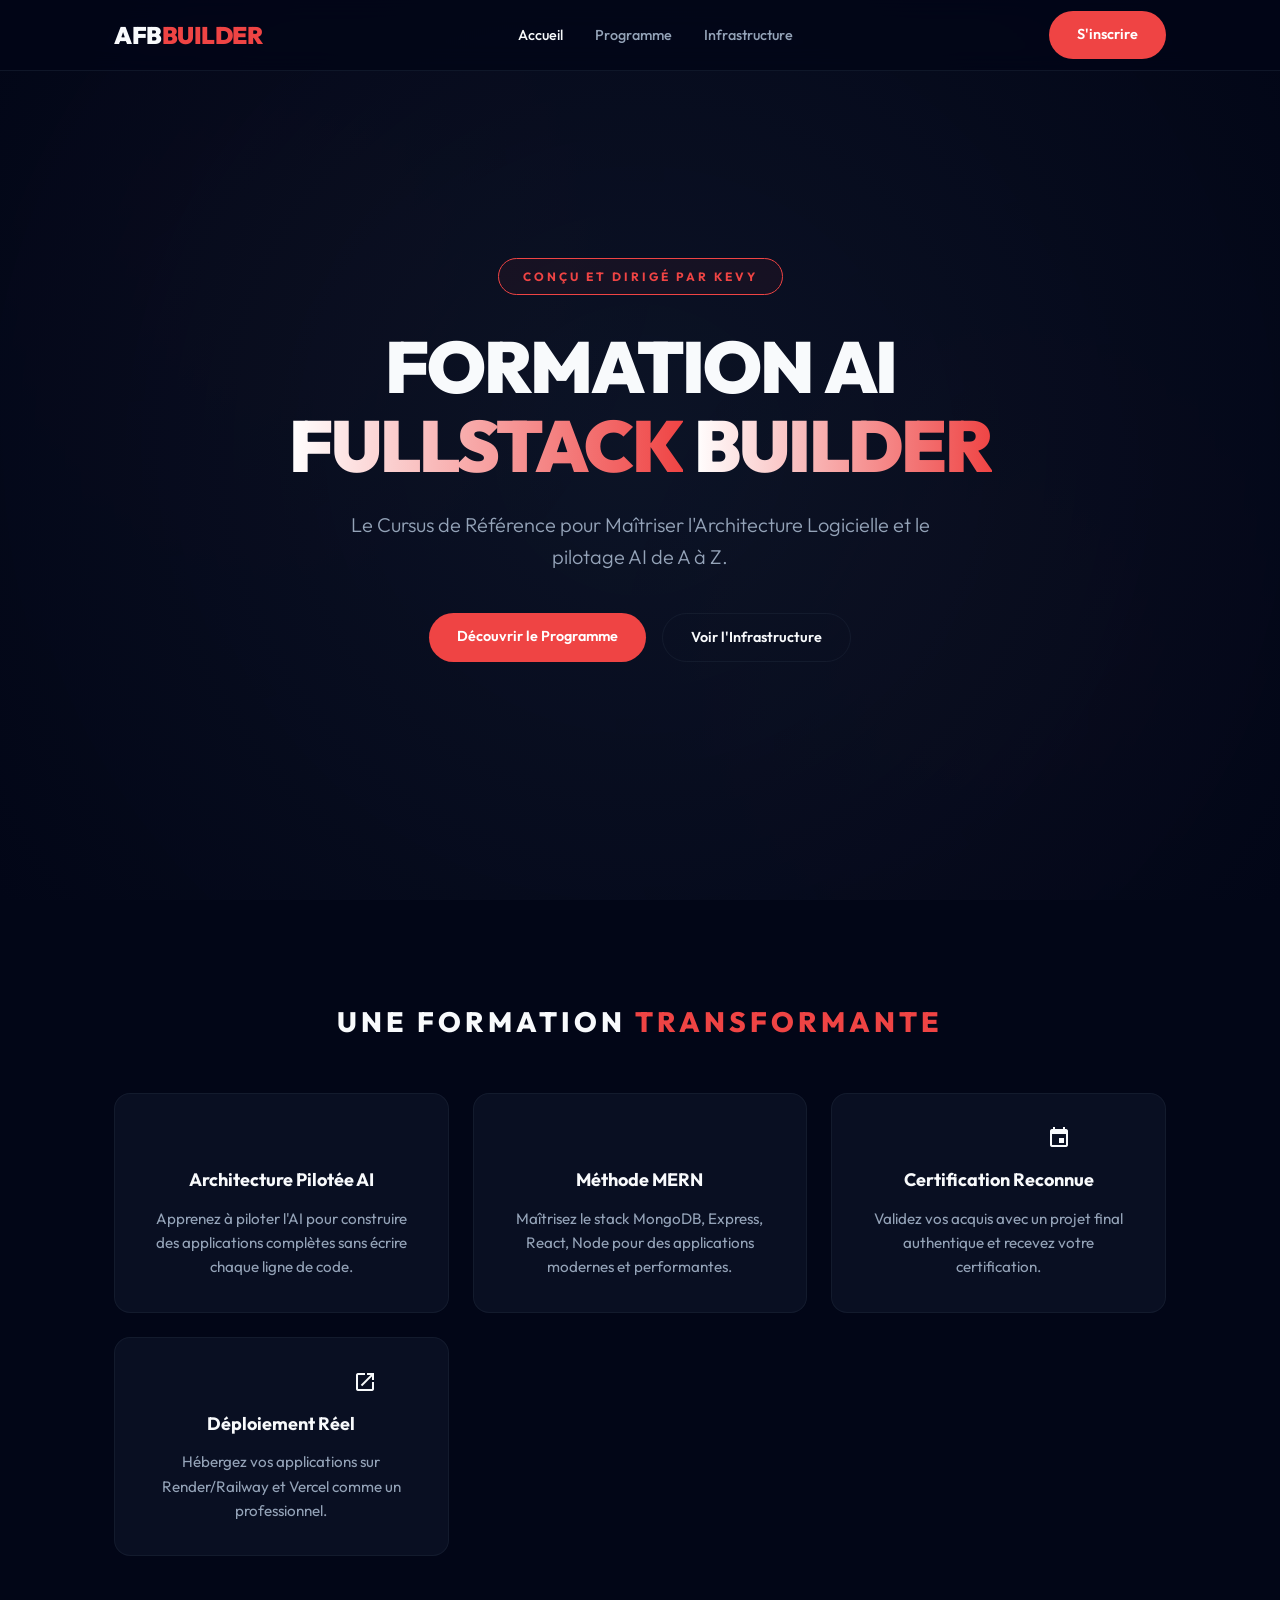
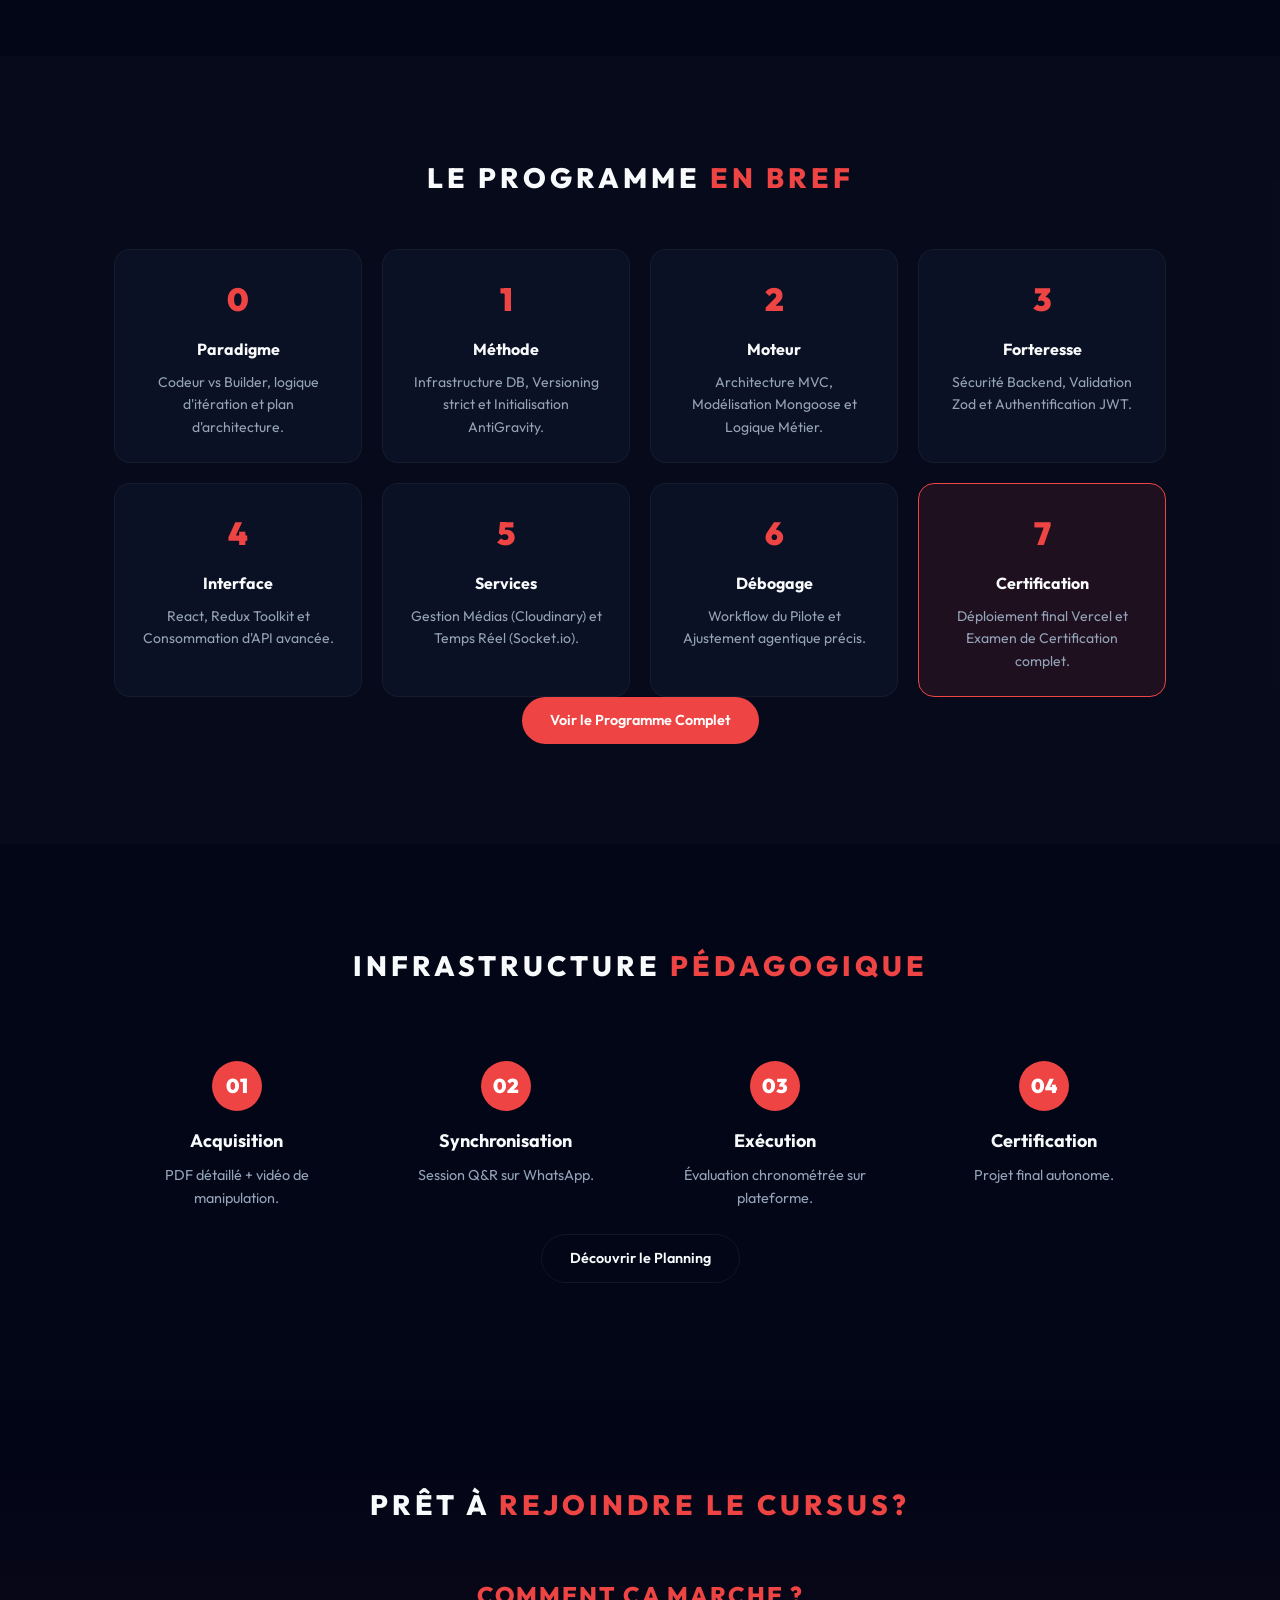
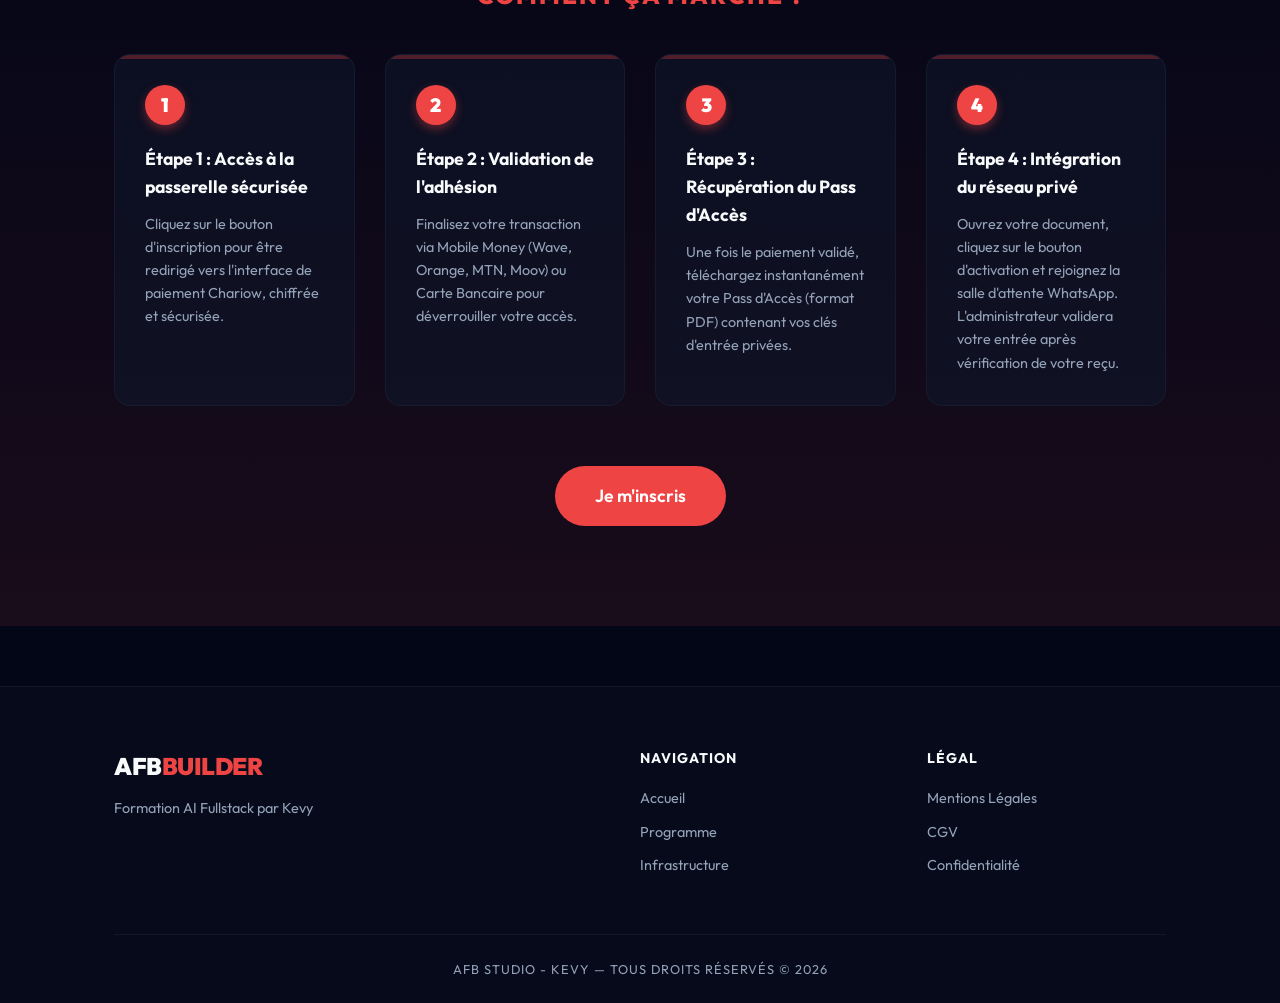
<file: index.html>
<!DOCTYPE html>
<html lang="fr">
<head>
    <meta charset="UTF-8">
    <meta name="viewport" content="width=device-width, initial-scale=1.0">
    <meta name="description" content="Formation AI Fullstack Builder par Kevy - Maîtrisez l'architecture logicielle et le pilotage AI de A à Z.">
    <title>Formation AI Fullstack Builder | Kevy</title>
    
    <link rel="preconnect" href="https://fonts.googleapis.com">
    <link rel="preconnect" href="https://fonts.gstatic.com" crossorigin>
    <link href="https://fonts.googleapis.com/css2?family=Outfit:wght@100;300;400;600;700;900&display=swap" rel="stylesheet">
    
    <link rel="stylesheet" href="css/style.css">
    <link href="https://fonts.googleapis.com/icon?family=Material+Icons" rel="stylesheet">
    <link rel="icon" type="image/png" href="logo.png">
</head>
<body>
    <nav class="navbar">
        <div class="nav-container">
            <a href="index.html" class="nav-logo">AFB<span>Builder</span></a>
            <ul class="nav-links">
                <li><a href="index.html" class="active">Accueil</a></li>
                <li><a href="programme.html">Programme</a></li>
                <li><a href="infrastructure.html">Infrastructure</a></li>
            </ul>
            <a href="#inscription" class="btn-primary">S'inscrire</a>
        </div>
    </nav>

    <header class="hero">
        <div class="hero-content">
            <span class="instructor-badge">CONÇU ET DIRIGÉ PAR KEVY</span>
            <h1 class="hero-title">
                <span class="word">FORMATION</span> <span class="word">AI</span><br>
                <span class="word text-gradient">FULLSTACK</span> <span class="word text-gradient">BUILDER</span>
            </h1>
            <p class="subtitle">Le Cursus de Référence pour Maîtriser l'Architecture Logicielle et le pilotage AI de A à Z.</p>
            <div class="hero-cta">
                <a href="programme.html" class="btn-primary">Découvrir le Programme</a>
                <a href="infrastructure.html" class="btn-secondary">Voir l'Infrastructure</a>
            </div>
        </div>
    </header>

    <main>
        <section class="section">
            <div class="container">
                <h2 class="section-title">UNE FORMATION <span>TRANSFORMANTE</span></h2>
                <div class="features-grid">
                    <div class="feature-card">
                        <span class="feature-icon material-icons">psychology</span>
                        <h3>Architecture Pilotée AI</h3>
                        <p>Apprenez à piloter l'AI pour construire des applications complètes sans écrire chaque ligne de code.</p>
                    </div>
                    <div class="feature-card">
                        <span class="feature-icon material-icons">bolt</span>
                        <h3>Méthode MERN</h3>
                        <p>Maîtrisez le stack MongoDB, Express, React, Node pour des applications modernes et performantes.</p>
                    </div>
                    <div class="feature-card">
                        <span class="feature-icon material-icons">emoji_events</span>
                        <h3>Certification Reconnue</h3>
                        <p>Validez vos acquis avec un projet final authentique et recevez votre certification.</p>
                    </div>
                    <div class="feature-card">
                        <span class="feature-icon material-icons">rocket_launch</span>
                        <h3>Déploiement Réel</h3>
                        <p>Hébergez vos applications sur Render/Railway et Vercel comme un professionnel.</p>
                    </div>
                </div>
            </div>
        </section>

        <section class="section dark">
            <div class="container">
                <h2 class="section-title">LE PROGRAMME <span>EN BREF</span></h2>
                <div class="phases-preview">
                    <div class="phase-card">
                        <span class="phase-num">0</span>
                        <h3>Paradigme</h3>
                        <p>Codeur vs Builder, logique d'itération et plan d'architecture.</p>
                    </div>
                    <div class="phase-card">
                        <span class="phase-num">1</span>
                        <h3>Méthode</h3>
                        <p>Infrastructure DB, Versioning strict et Initialisation AntiGravity.</p>
                    </div>
                    <div class="phase-card">
                        <span class="phase-num">2</span>
                        <h3>Moteur</h3>
                        <p>Architecture MVC, Modélisation Mongoose et Logique Métier.</p>
                    </div>
                    <div class="phase-card">
                        <span class="phase-num">3</span>
                        <h3>Forteresse</h3>
                        <p>Sécurité Backend, Validation Zod et Authentification JWT.</p>
                    </div>
                    <div class="phase-card">
                        <span class="phase-num">4</span>
                        <h3>Interface</h3>
                        <p>React, Redux Toolkit et Consommation d'API avancée.</p>
                    </div>
                    <div class="phase-card">
                        <span class="phase-num">5</span>
                        <h3>Services</h3>
                        <p>Gestion Médias (Cloudinary) et Temps Réel (Socket.io).</p>
                    </div>
                    <div class="phase-card">
                        <span class="phase-num">6</span>
                        <h3>Débogage</h3>
                        <p>Workflow du Pilote et Ajustement agentique précis.</p>
                    </div>
                    <div class="phase-card highlight">
                        <span class="phase-num">7</span>
                        <h3>Certification</h3>
                        <p>Déploiement final Vercel et Examen de Certification complet.</p>
                    </div>
                </div>
                <div class="center">
                    <a href="programme.html" class="btn-primary">Voir le Programme Complet</a>
                </div>
            </div>
        </section>

        <section class="section">
            <div class="container">
                <h2 class="section-title">INFRASTRUCTURE <span>PÉDAGOGIQUE</span></h2>
                <div class="workflow-cards">
                    <div class="workflow-step">
                        <div class="step-number">01</div>
                        <h3>Acquisition</h3>
                        <p>PDF détaillé + vidéo de manipulation.</p>
                    </div>
                    <div class="workflow-step">
                        <div class="step-number">02</div>
                        <h3>Synchronisation</h3>
                        <p>Session Q&R sur WhatsApp.</p>
                    </div>
                    <div class="workflow-step">
                        <div class="step-number">03</div>
                        <h3>Exécution</h3>
                        <p>Évaluation chronométrée sur plateforme.</p>
                    </div>
                    <div class="workflow-step">
                        <div class="step-number">04</div>
                        <h3>Certification</h3>
                        <p>Projet final autonome.</p>
                    </div>
                </div>
                <div class="center">
                    <a href="infrastructure.html" class="btn-secondary">Découvrir le Planning</a>
                </div>
            </div>
        </section>

        <section class="section cta-section" id="inscription">
            <div class="container">
                <h2 class="section-title">PRÊT À <span>REJOINDRE LE CURSUS?</span></h2>

                <!-- Section Comment ça marche -->
                <div class="how-it-works">
                    <h3 class="how-title">Comment ça marche ?</h3>
                    <div class="how-steps">
                        <div class="how-step">
                            <div class="how-step-num">1</div>
                            <div class="how-step-content">
                                <h4>Étape 1 : Accès à la passerelle sécurisée</h4>
                                <p>Cliquez sur le bouton d'inscription pour être redirigé vers l'interface de paiement Chariow, chiffrée et sécurisée.</p>
                            </div>
                        </div>
                        <div class="how-step">
                            <div class="how-step-num">2</div>
                            <div class="how-step-content">
                                <h4>Étape 2 : Validation de l'adhésion</h4>
                                <p>Finalisez votre transaction via Mobile Money (Wave, Orange, MTN, Moov) ou Carte Bancaire pour déverrouiller votre accès.</p>
                            </div>
                        </div>
                        <div class="how-step">
                            <div class="how-step-num">3</div>
                            <div class="how-step-content">
                                <h4>Étape 3 : Récupération du Pass d'Accès</h4>
                                <p>Une fois le paiement validé, téléchargez instantanément votre Pass d'Accès (format PDF) contenant vos clés d'entrée privées.</p>
                            </div>
                        </div>
                        <div class="how-step">
                            <div class="how-step-num">4</div>
                            <div class="how-step-content">
                                <h4>Étape 4 : Intégration du réseau privé</h4>
                                <p>Ouvrez votre document, cliquez sur le bouton d'activation et rejoignez la salle d'attente WhatsApp. L'administrateur validera votre entrée après vérification de votre reçu.</p>
                            </div>
                        </div>
                    </div>
                </div>

                <a href="https://hqpziyvd.mychariow.shop/prd_2pa2k3" target="_blank" class="btn-primary btn-large">Je m'inscris</a>
            </div>
        </section>
    </main>

    <footer class="footer">
        <div class="container">
            <div class="footer-content">
                <div class="footer-brand">
                    <a href="index.html" class="nav-logo">AFB<span>Builder</span></a>
                    <p>Formation AI Fullstack par Kevy</p>
                </div>
                <div class="footer-links">
                    <h4>Navigation</h4>
                    <ul>
                        <li><a href="index.html">Accueil</a></li>
                        <li><a href="programme.html">Programme</a></li>
                        <li><a href="infrastructure.html">Infrastructure</a></li>
                    </ul>
                </div>
                <div class="footer-links">
                    <h4>Légal</h4>
                    <ul>
                        <li><a href="mentions-legales.html">Mentions Légales</a></li>
                        <li><a href="cgv.html">CGV</a></li>
                        <li><a href="confidentialite.html">Confidentialité</a></li>
                    </ul>
                </div>
            </div>
            <div class="footer-bottom">
                <p>AFB STUDIO - KEVY — TOUS DROITS RÉSERVÉS © 2026</p>
            </div>
        </div>
    </footer>

    <div id="scroll-to-top" class="scroll-to-top" title="Retour en haut">
        <span class="material-icons">keyboard_arrow_up</span>
    </div>

    <!-- Toast Container -->
    <div id="toast-container" class="toast-container"></div>

    <script src="js/main.js"></script>
</body>
</html>
</file>
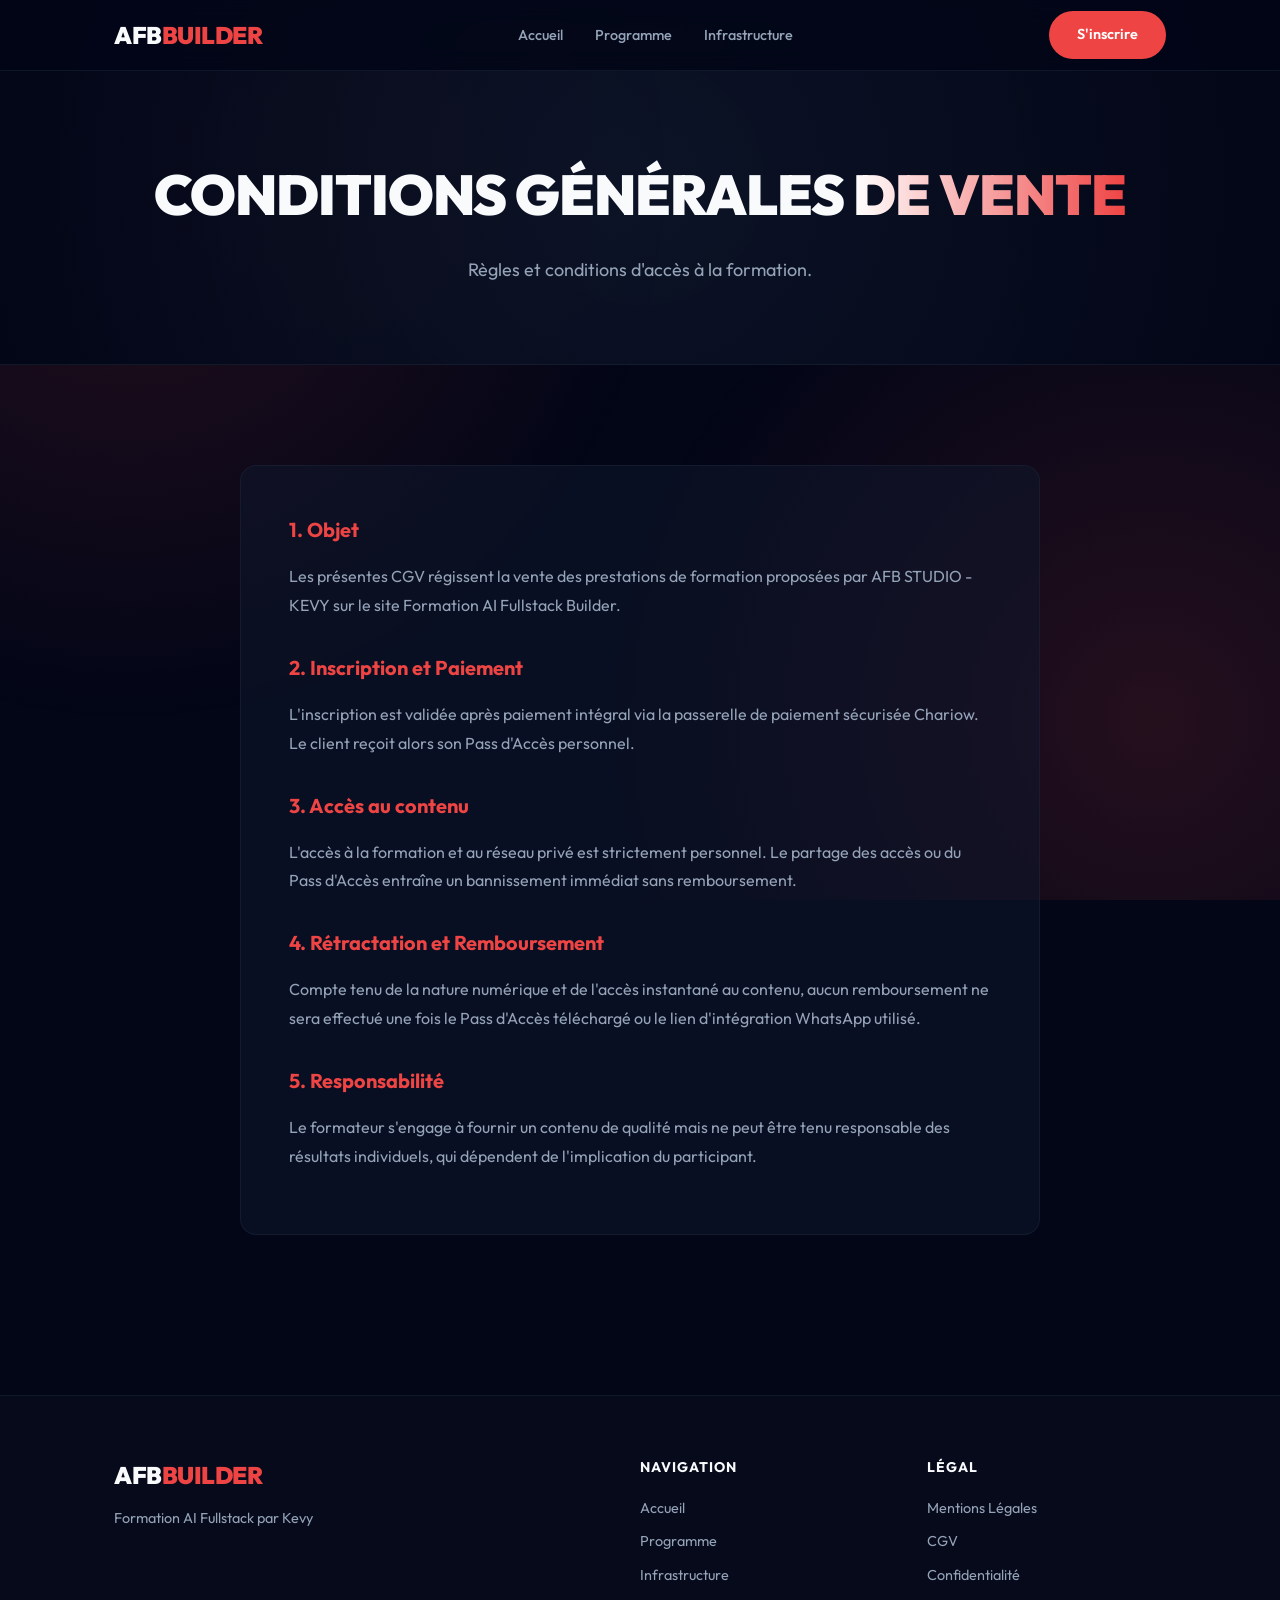
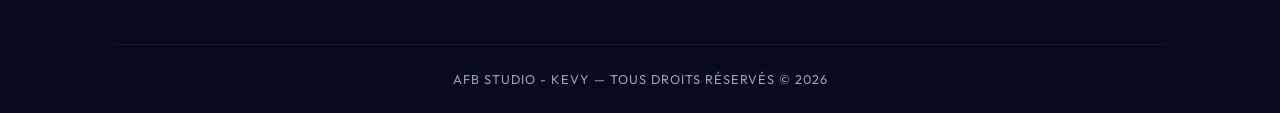
<file: cgv.html>
<!DOCTYPE html>
<html lang="fr">
<head>
    <meta charset="UTF-8">
    <meta name="viewport" content="width=device-width, initial-scale=1.0">
    <title>CGV | Formation AI Fullstack Builder</title>
    
    <link rel="preconnect" href="https://fonts.googleapis.com">
    <link rel="preconnect" href="https://fonts.gstatic.com" crossorigin>
    <link href="https://fonts.googleapis.com/css2?family=Outfit:wght@100;300;400;600;700;900&display=swap" rel="stylesheet">
    
    <link rel="stylesheet" href="css/style.css">
    <link href="https://fonts.googleapis.com/icon?family=Material+Icons" rel="stylesheet">
    <link rel="icon" type="image/png" href="logo.png">
</head>
<body>
    <nav class="navbar">
        <div class="nav-container">
            <a href="index.html" class="nav-logo">AFB<span>Builder</span></a>
            <ul class="nav-links">
                <li><a href="index.html">Accueil</a></li>
                <li><a href="programme.html">Programme</a></li>
                <li><a href="infrastructure.html">Infrastructure</a></li>
            </ul>
            <a href="index.html#inscription" class="btn-primary">S'inscrire</a>
        </div>
    </nav>

    <header class="page-header">
        <div class="container">
            <h1 class="page-title">CONDITIONS GÉNÉRALES <span class="text-gradient">DE VENTE</span></h1>
            <p class="page-subtitle">Règles et conditions d'accès à la formation.</p>
        </div>
    </header>

    <main>
        <section class="section">
            <div class="container">
                <div class="legal-content">
                    <h3>1. Objet</h3>
                    <p>Les présentes CGV régissent la vente des prestations de formation proposées par AFB STUDIO - KEVY sur le site Formation AI Fullstack Builder.</p>

                    <h3>2. Inscription et Paiement</h3>
                    <p>L'inscription est validée après paiement intégral via la passerelle de paiement sécurisée Chariow. Le client reçoit alors son Pass d'Accès personnel.</p>

                    <h3>3. Accès au contenu</h3>
                    <p>L'accès à la formation et au réseau privé est strictement personnel. Le partage des accès ou du Pass d'Accès entraîne un bannissement immédiat sans remboursement.</p>

                    <h3>4. Rétractation et Remboursement</h3>
                    <p>Compte tenu de la nature numérique et de l'accès instantané au contenu, aucun remboursement ne sera effectué une fois le Pass d'Accès téléchargé ou le lien d'intégration WhatsApp utilisé.</p>

                    <h3>5. Responsabilité</h3>
                    <p>Le formateur s'engage à fournir un contenu de qualité mais ne peut être tenu responsable des résultats individuels, qui dépendent de l'implication du participant.</p>
                </div>
            </div>
        </section>
    </main>

    <footer class="footer">
        <div class="container">
            <div class="footer-content">
                <div class="footer-brand">
                    <a href="index.html" class="nav-logo">AFB<span>Builder</span></a>
                    <p>Formation AI Fullstack par Kevy</p>
                </div>
                <div class="footer-links">
                    <h4>Navigation</h4>
                    <ul>
                        <li><a href="index.html">Accueil</a></li>
                        <li><a href="programme.html">Programme</a></li>
                        <li><a href="infrastructure.html">Infrastructure</a></li>
                    </ul>
                </div>
                <div class="footer-links">
                    <h4>Légal</h4>
                    <ul>
                        <li><a href="mentions-legales.html">Mentions Légales</a></li>
                        <li><a href="cgv.html">CGV</a></li>
                        <li><a href="confidentialite.html">Confidentialité</a></li>
                    </ul>
                </div>
            </div>
            <div class="footer-bottom">
                <p>AFB STUDIO - KEVY — TOUS DROITS RÉSERVÉS © 2026</p>
            </div>
        </div>
    </footer>

    <div id="scroll-to-top" class="scroll-to-top" title="Retour en haut">
        <span class="material-icons">keyboard_arrow_up</span>
    </div>

    <!-- Toast Container -->
    <div id="toast-container" class="toast-container"></div>

    <script src="js/main.js"></script>
</body>
</html>
</file>
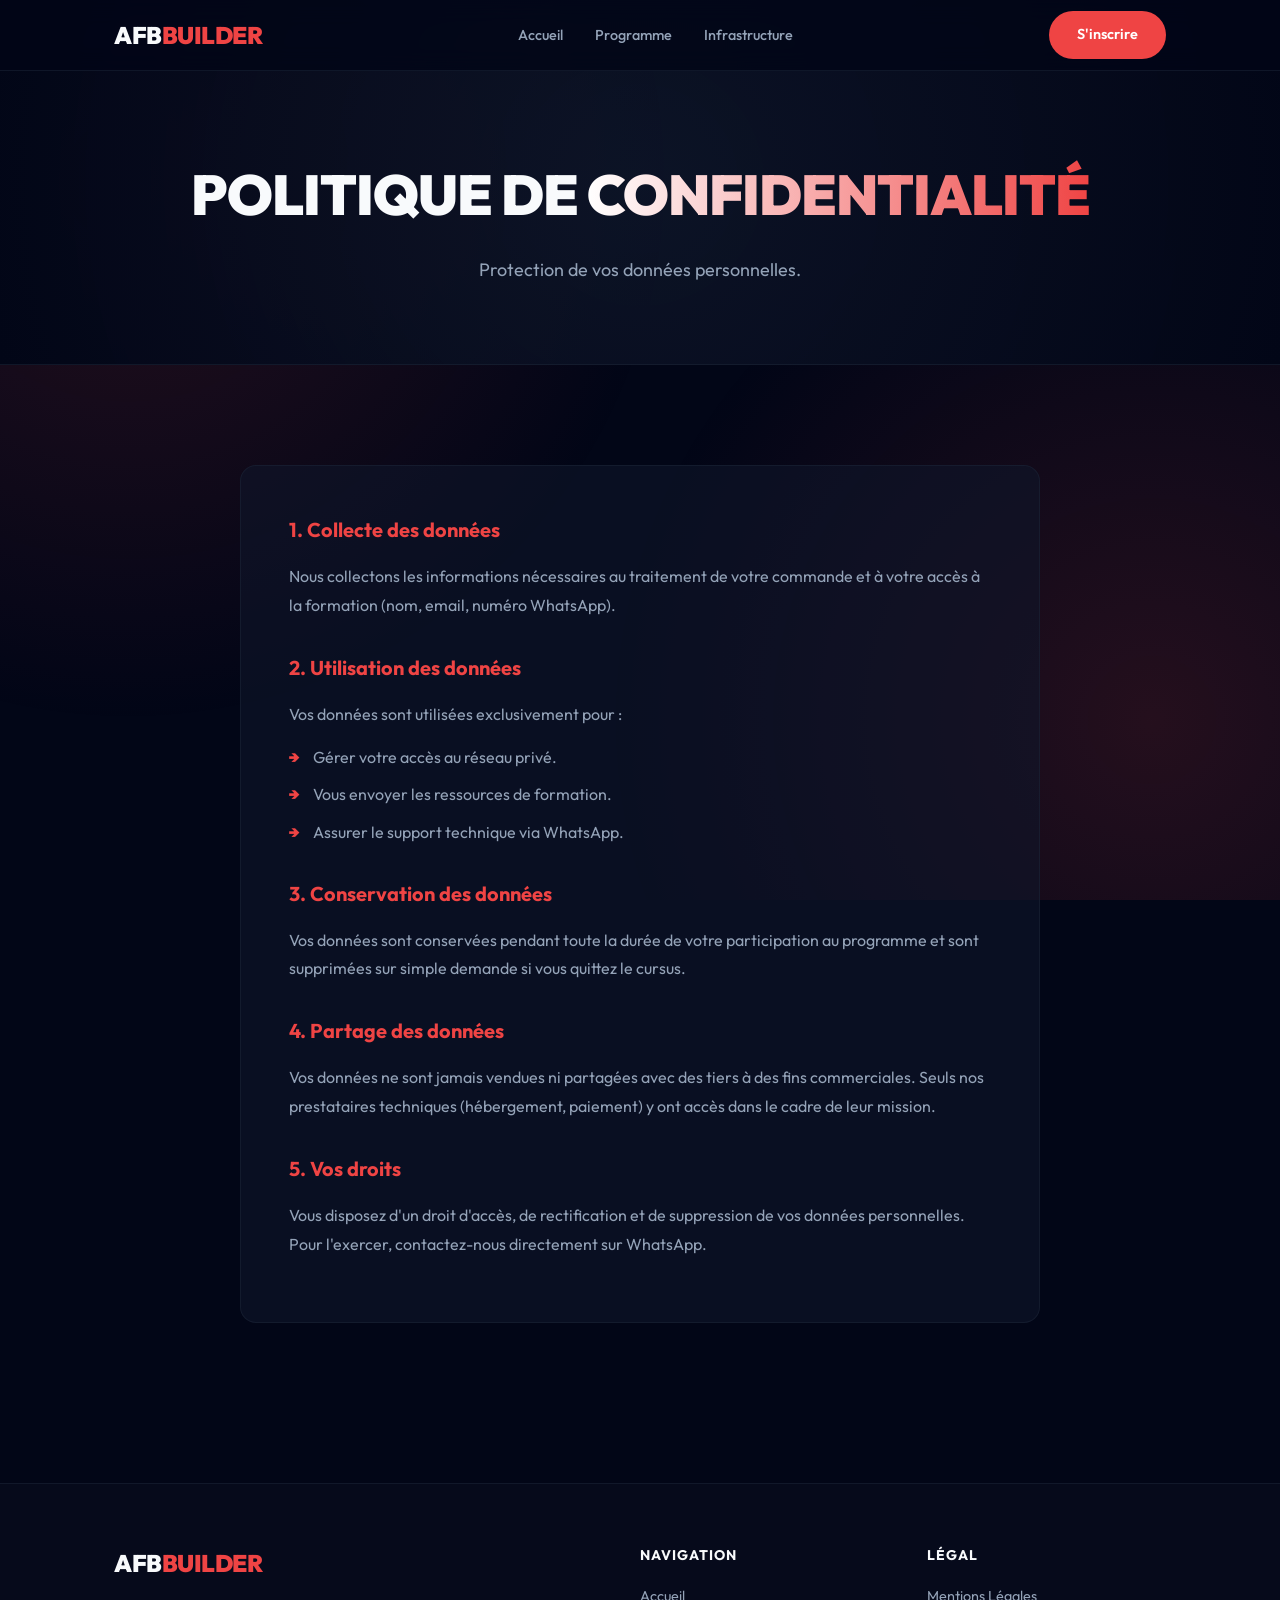
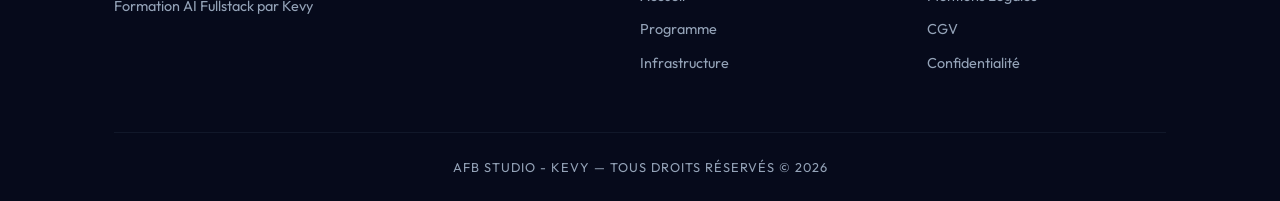
<file: confidentialite.html>
<!DOCTYPE html>
<html lang="fr">
<head>
    <meta charset="UTF-8">
    <meta name="viewport" content="width=device-width, initial-scale=1.0">
    <title>Confidentialité | Formation AI Fullstack Builder</title>
    
    <link rel="preconnect" href="https://fonts.googleapis.com">
    <link rel="preconnect" href="https://fonts.gstatic.com" crossorigin>
    <link href="https://fonts.googleapis.com/css2?family=Outfit:wght@100;300;400;600;700;900&display=swap" rel="stylesheet">
    
    <link rel="stylesheet" href="css/style.css">
    <link href="https://fonts.googleapis.com/icon?family=Material+Icons" rel="stylesheet">
    <link rel="icon" type="image/png" href="logo.png">
</head>
<body>
    <nav class="navbar">
        <div class="nav-container">
            <a href="index.html" class="nav-logo">AFB<span>Builder</span></a>
            <ul class="nav-links">
                <li><a href="index.html">Accueil</a></li>
                <li><a href="programme.html">Programme</a></li>
                <li><a href="infrastructure.html">Infrastructure</a></li>
            </ul>
            <a href="index.html#inscription" class="btn-primary">S'inscrire</a>
        </div>
    </nav>

    <header class="page-header">
        <div class="container">
            <h1 class="page-title">POLITIQUE DE <span class="text-gradient">CONFIDENTIALITÉ</span></h1>
            <p class="page-subtitle">Protection de vos données personnelles.</p>
        </div>
    </header>

    <main>
        <section class="section">
            <div class="container">
                <div class="legal-content">
                    <h3>1. Collecte des données</h3>
                    <p>Nous collectons les informations nécessaires au traitement de votre commande et à votre accès à la formation (nom, email, numéro WhatsApp).</p>

                    <h3>2. Utilisation des données</h3>
                    <p>Vos données sont utilisées exclusivement pour :</p>
                    <ul>
                        <li>Gérer votre accès au réseau privé.</li>
                        <li>Vous envoyer les ressources de formation.</li>
                        <li>Assurer le support technique via WhatsApp.</li>
                    </ul>

                    <h3>3. Conservation des données</h3>
                    <p>Vos données sont conservées pendant toute la durée de votre participation au programme et sont supprimées sur simple demande si vous quittez le cursus.</p>

                    <h3>4. Partage des données</h3>
                    <p>Vos données ne sont jamais vendues ni partagées avec des tiers à des fins commerciales. Seuls nos prestataires techniques (hébergement, paiement) y ont accès dans le cadre de leur mission.</p>

                    <h3>5. Vos droits</h3>
                    <p>Vous disposez d'un droit d'accès, de rectification et de suppression de vos données personnelles. Pour l'exercer, contactez-nous directement sur WhatsApp.</p>
                </div>
            </div>
        </section>
    </main>

    <footer class="footer">
        <div class="container">
            <div class="footer-content">
                <div class="footer-brand">
                    <a href="index.html" class="nav-logo">AFB<span>Builder</span></a>
                    <p>Formation AI Fullstack par Kevy</p>
                </div>
                <div class="footer-links">
                    <h4>Navigation</h4>
                    <ul>
                        <li><a href="index.html">Accueil</a></li>
                        <li><a href="programme.html">Programme</a></li>
                        <li><a href="infrastructure.html">Infrastructure</a></li>
                    </ul>
                </div>
                <div class="footer-links">
                    <h4>Légal</h4>
                    <ul>
                        <li><a href="mentions-legales.html">Mentions Légales</a></li>
                        <li><a href="cgv.html">CGV</a></li>
                        <li><a href="confidentialite.html">Confidentialité</a></li>
                    </ul>
                </div>
            </div>
            <div class="footer-bottom">
                <p>AFB STUDIO - KEVY — TOUS DROITS RÉSERVÉS © 2026</p>
            </div>
        </div>
    </footer>

    <div id="scroll-to-top" class="scroll-to-top" title="Retour en haut">
        <span class="material-icons">keyboard_arrow_up</span>
    </div>

    <!-- Toast Container -->
    <div id="toast-container" class="toast-container"></div>

    <script src="js/main.js"></script>
</body>
</html>
</file>
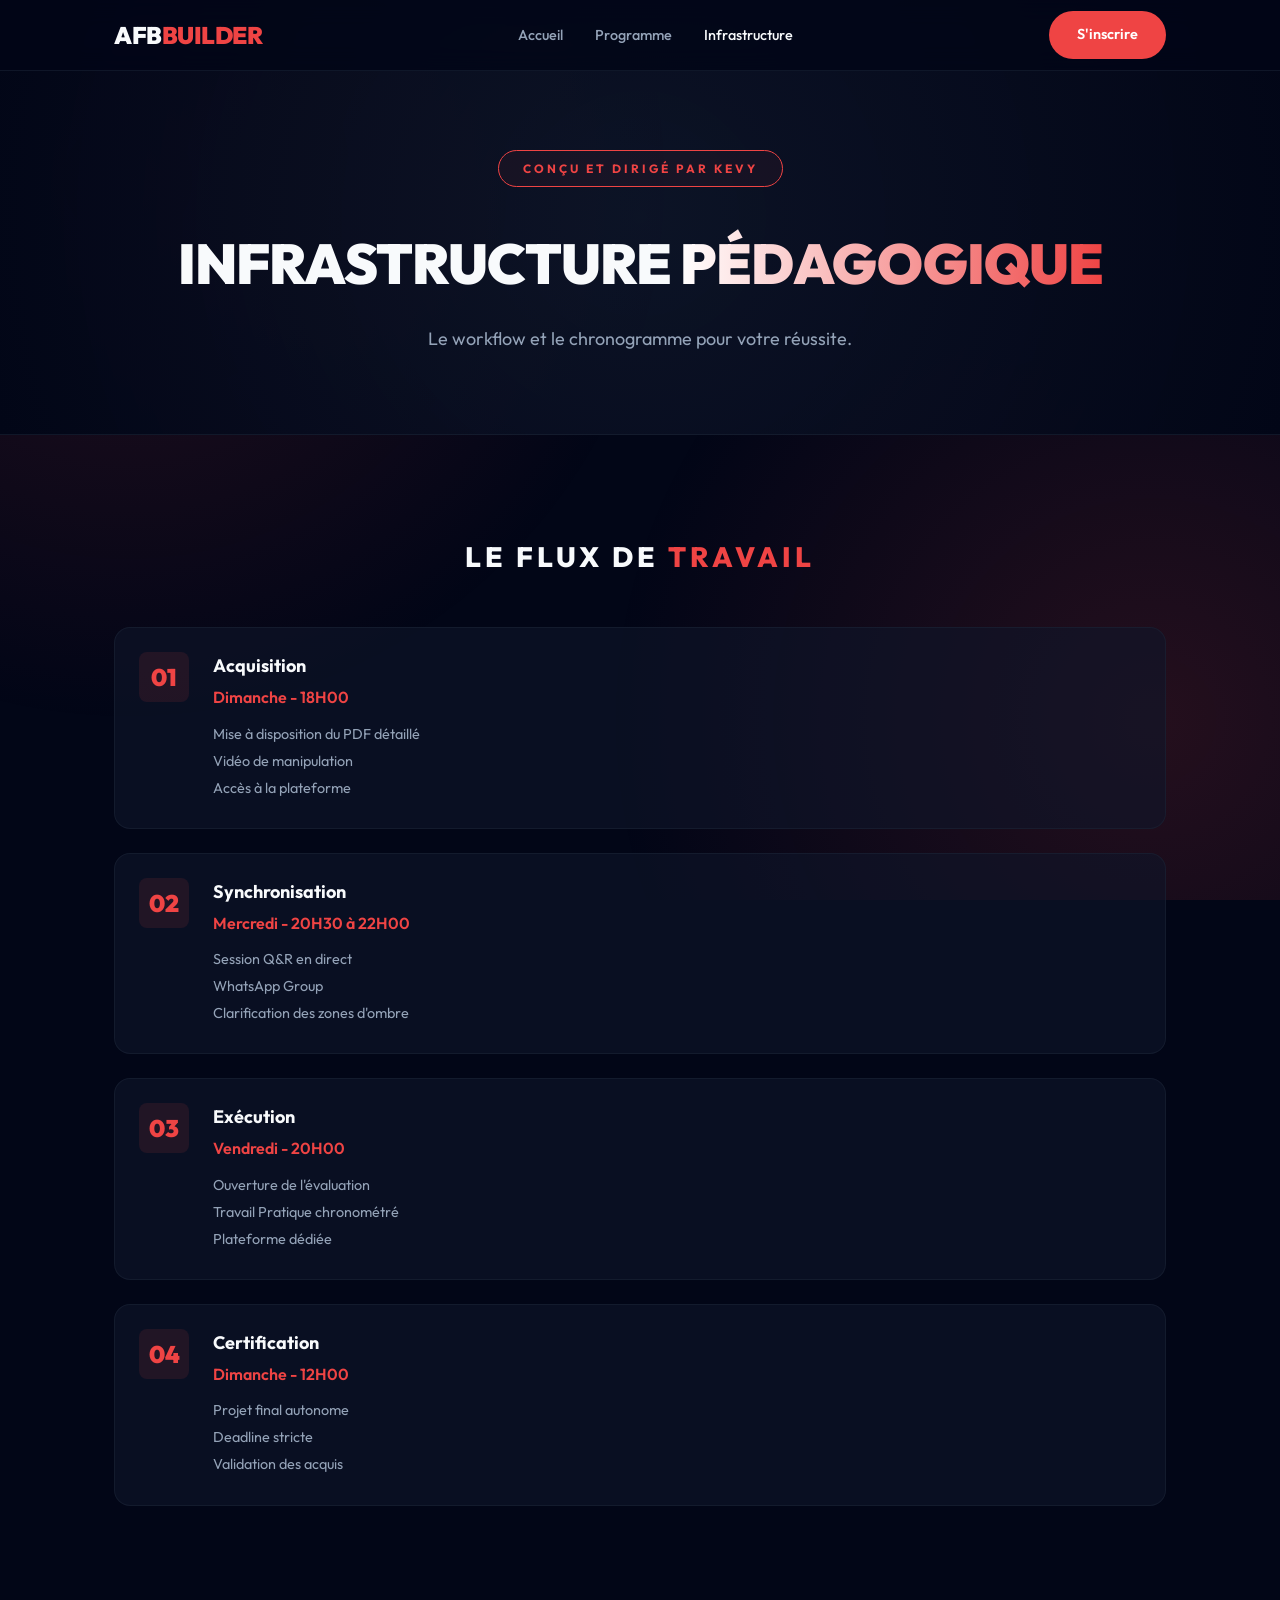
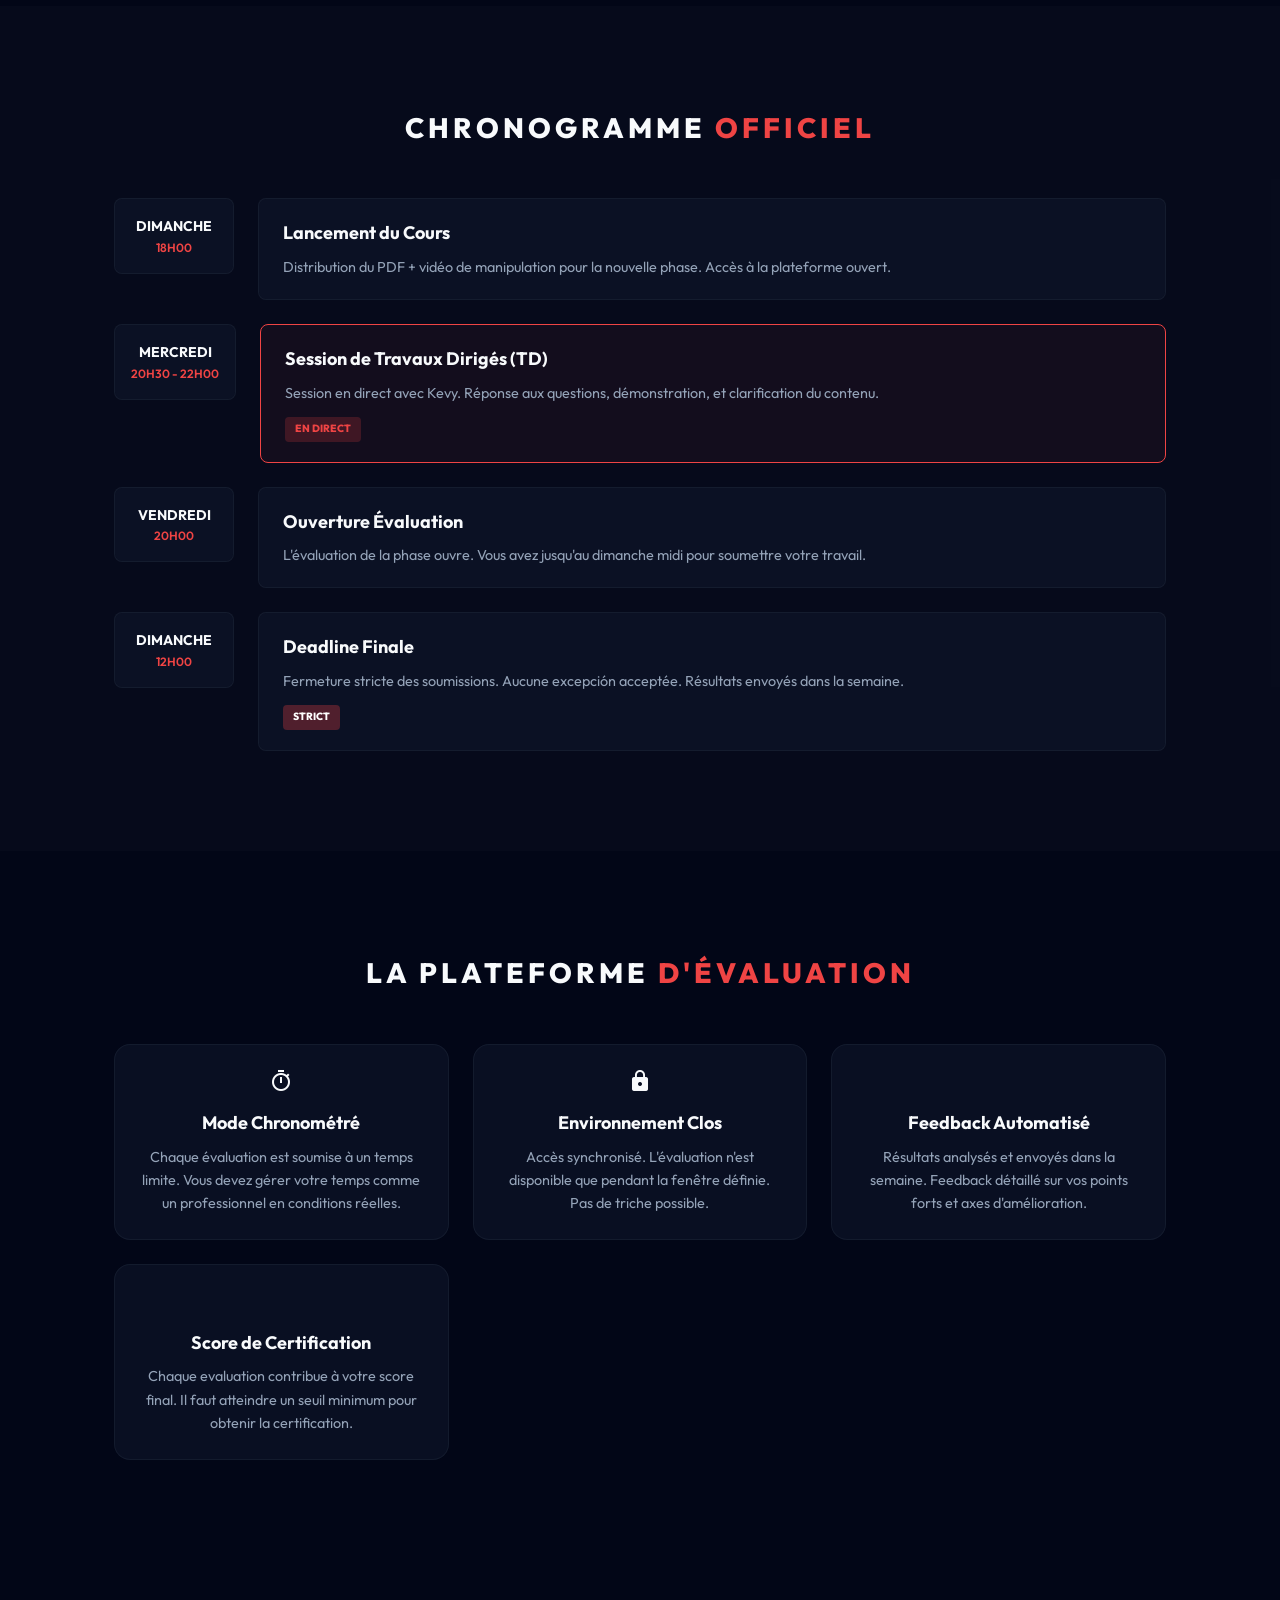
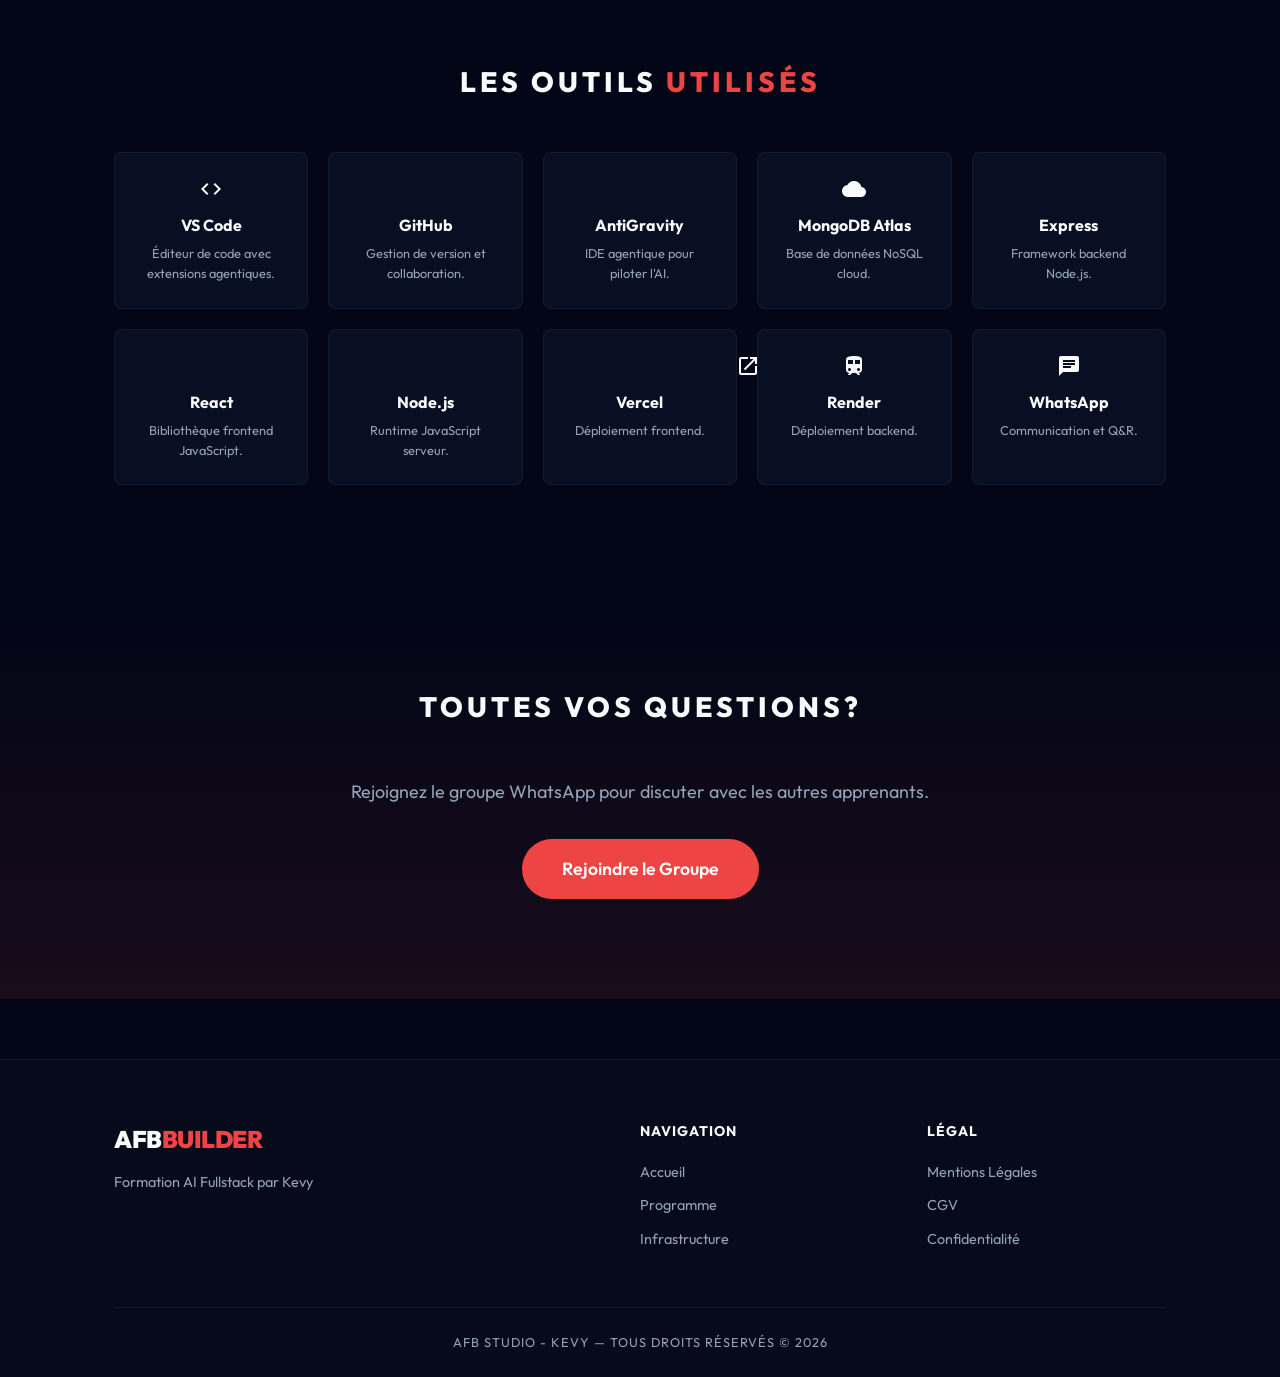
<file: infrastructure.html>
<!DOCTYPE html>
<html lang="fr">
<head>
    <meta charset="UTF-8">
    <meta name="viewport" content="width=device-width, initial-scale=1.0">
    <meta name="description" content="Infrastructure pédagogique de la Formation AI Fullstack Builder - Workflow, planning et chronogramme des sessions.">
    <title>Infrastructure | Formation AI Fullstack Builder</title>
    
    <link rel="preconnect" href="https://fonts.googleapis.com">
    <link rel="preconnect" href="https://fonts.gstatic.com" crossorigin>
    <link href="https://fonts.googleapis.com/css2?family=Outfit:wght@100;300;400;600;700;900&display=swap" rel="stylesheet">
    
    <link rel="stylesheet" href="css/style.css">
    <link href="https://fonts.googleapis.com/icon?family=Material+Icons" rel="stylesheet">
    <link rel="icon" type="image/png" href="logo.png">
</head>
<body>
    <nav class="navbar">
        <div class="nav-container">
            <a href="index.html" class="nav-logo">AFB<span>Builder</span></a>
            <ul class="nav-links">
                <li><a href="index.html">Accueil</a></li>
                <li><a href="programme.html">Programme</a></li>
                <li><a href="infrastructure.html" class="active">Infrastructure</a></li>
            </ul>
            <a href="index.html#inscription" class="btn-primary">S'inscrire</a>
        </div>
    </nav>

    <header class="page-header">
        <div class="container">
            <span class="instructor-badge">CONÇU ET DIRIGÉ PAR KEVY</span>
            <h1 class="page-title">INFRASTRUCTURE <span class="text-gradient">PÉDAGOGIQUE</span></h1>
            <p class="page-subtitle">Le workflow et le chronogramme pour votre réussite.</p>
        </div>
    </header>

    <main>
        <section class="section">
            <div class="container">
                <h2 class="section-title">LE FLUX DE <span>TRAVAIL</span></h2>
                
                <div class="workflow-process">
                    <div class="workflow-step-card">
                        <div class="step-icon">01</div>
                        <div class="step-content">
                            <h3>Acquisition</h3>
                            <p>Dimanche - 18H00</p>
                            <ul>
                                <li>Mise à disposition du PDF détaillé</li>
                                <li>Vidéo de manipulation</li>
                                <li>Accès à la plateforme</li>
                            </ul>
                        </div>
                        <div class="step-arrow"></div>
                    </div>
                    
                    <div class="workflow-step-card">
                        <div class="step-icon">02</div>
                        <div class="step-content">
                            <h3>Synchronisation</h3>
                            <p>Mercredi - 20H30 à 22H00</p>
                            <ul>
                                <li>Session Q&R en direct</li>
                                <li>WhatsApp Group</li>
                                <li>Clarification des zones d'ombre</li>
                            </ul>
                        </div>
                        <div class="step-arrow"></div>
                    </div>
                    
                    <div class="workflow-step-card">
                        <div class="step-icon">03</div>
                        <div class="step-content">
                            <h3>Exécution</h3>
                            <p>Vendredi - 20H00</p>
                            <ul>
                                <li>Ouverture de l'évaluation</li>
                                <li>Travail Pratique chronométré</li>
                                <li>Plateforme dédiée</li>
                            </ul>
                        </div>
                        <div class="step-arrow"></div>
                    </div>
                    
                    <div class="workflow-step-card">
                        <div class="step-icon">04</div>
                        <div class="step-content">
                            <h3>Certification</h3>
                            <p>Dimanche - 12H00</p>
                            <ul>
                                <li>Projet final autonome</li>
                                <li> Deadline stricte</li>
                                <li>Validation des acquis</li>
                            </ul>
                        </div>
                    </div>
                </div>
            </div>
        </section>

        <section class="section dark">
            <div class="container">
                <h2 class="section-title">CHRONOGRAMME <span>OFFICIEL</span></h2>
                
                <div class="timeline">
                    <div class="timeline-item">
                        <div class="timeline-date">
                            <span class="day">DIMANCHE</span>
                            <span class="time">18H00</span>
                        </div>
                        <div class="timeline-content">
                            <h3>Lancement du Cours</h3>
                            <p>Distribution du PDF + vidéo de manipulation pour la nouvelle phase. Accès à la plateforme ouvert.</p>
                        </div>
                    </div>
                    
                    <div class="timeline-item">
                        <div class="timeline-date">
                            <span class="day">MERCREDI</span>
                            <span class="time">20H30 - 22H00</span>
                        </div>
                        <div class="timeline-content highlight">
                            <h3>Session de Travaux Dirigés (TD)</h3>
                            <p>Session en direct avec Kevy. Réponse aux questions, démonstration, et clarification du contenu.</p>
                            <span class="event-tag">EN DIRECT</span>
                        </div>
                    </div>
                    
                    <div class="timeline-item">
                        <div class="timeline-date">
                            <span class="day">VENDREDI</span>
                            <span class="time">20H00</span>
                        </div>
                        <div class="timeline-content">
                            <h3>Ouverture Évaluation</h3>
                            <p>L'évaluation de la phase ouvre. Vous avez jusqu'au dimanche midi pour soumettre votre travail.</p>
                        </div>
                    </div>
                    
                    <div class="timeline-item deadline">
                        <div class="timeline-date">
                            <span class="day">DIMANCHE</span>
                            <span class="time">12H00</span>
                        </div>
                        <div class="timeline-content">
                            <h3>Deadline Finale</h3>
                            <p>Fermeture stricte des soumissions. Aucune excepción acceptée. Résultats envoyés dans la semaine.</p>
                            <span class="event-tag deadline-tag">STRICT</span>
                        </div>
                    </div>
                </div>
            </div>
        </section>

        <section class="section">
            <div class="container">
                <h2 class="section-title">LA PLATEFORME <span>D'ÉVALUATION</span></h2>
                
                <div class="platform-features">
                    <div class="platform-card">
                        <span class="platform-icon material-icons">timer</span>
                        <h3>Mode Chronométré</h3>
                        <p>Chaque évaluation est soumise à un temps limite. Vous devez gérer votre temps comme un professionnel en conditions réelles.</p>
                    </div>
                    
                    <div class="platform-card">
                        <span class="platform-icon material-icons">lock</span>
                        <h3>Environnement Clos</h3>
                        <p>Accès synchronisé. L'évaluation n'est disponible que pendant la fenêtre définie. Pas de triche possible.</p>
                    </div>
                    
                    <div class="platform-card">
                        <span class="platform-icon material-icons">insights</span>
                        <h3>Feedback Automatisé</h3>
                        <p>Résultats analysés et envoyés dans la semaine. Feedback détaillé sur vos points forts et axes d'amélioration.</p>
                    </div>
                    
                    <div class="platform-card">
                        <span class="platform-icon material-icons">military_tech</span>
                        <h3>Score de Certification</h3>
                        <p>Chaque evaluation contribue à votre score final. Il faut atteindre un seuil minimum pour obtenir la certification.</p>
                    </div>
                </div>
            </div>
        </section>

        <section class="section">
            <div class="container">
                <h2 class="section-title">LES OUTILS <span>UTILISÉS</span></h2>
                
                <div class="tools-grid">
                    <div class="tool-card">
                        <span class="tool-logo material-icons">code</span>
                        <h3>VS Code</h3>
                        <p>Éditeur de code avec extensions agentiques.</p>
                    </div>
                    
                    <div class="tool-card">
                        <span class="tool-logo material-icons">hub</span>
                        <h3>GitHub</h3>
                        <p>Gestion de version et collaboration.</p>
                    </div>
                    
                    <div class="tool-card">
                        <span class="tool-logo material-icons">auto_awesome</span>
                        <h3>AntiGravity</h3>
                        <p>IDE agentique pour piloter l'AI.</p>
                    </div>
                    
                    <div class="tool-card">
                        <span class="tool-logo material-icons">cloud</span>
                        <h3>MongoDB Atlas</h3>
                        <p>Base de données NoSQL cloud.</p>
                    </div>
                    
                    <div class="tool-card">
                        <span class="tool-logo material-icons">bolt</span>
                        <h3>Express</h3>
                        <p>Framework backend Node.js.</p>
                    </div>
                    
                    <div class="tool-card">
                        <span class="tool-logo material-icons">hub</span>
                        <h3>React</h3>
                        <p>Bibliothèque frontend JavaScript.</p>
                    </div>
                    
                    <div class="tool-card">
                        <span class="tool-logo material-icons">circle</span>
                        <h3>Node.js</h3>
                        <p>Runtime JavaScript serveur.</p>
                    </div>
                    
                    <div class="tool-card">
                        <span class="tool-logo material-icons">rocket_launch</span>
                        <h3>Vercel</h3>
                        <p>Déploiement frontend.</p>
                    </div>
                    
                    <div class="tool-card">
                        <span class="tool-logo material-icons">train</span>
                        <h3>Render</h3>
                        <p>Déploiement backend.</p>
                    </div>
                    
                    <div class="tool-card">
                        <span class="tool-logo material-icons">chat</span>
                        <h3>WhatsApp</h3>
                        <p>Communication et Q&R.</p>
                    </div>
                </div>
            </div>
        </section>

        <section class="section cta-section">
            <div class="container">
                <h2 class="section-title">TOUTES VOS QUESTIONS?</h2>
                <p class="cta-text">Rejoignez le groupe WhatsApp pour discuter avec les autres apprenants.</p>
                <a href="https://chat.whatsapp.com/IhiVB9UbYldCsFarAQblwy" class="btn-primary btn-large">Rejoindre le Groupe</a>
            </div>
        </section>
    </main>

    <footer class="footer">
        <div class="container">
            <div class="footer-content">
                <div class="footer-brand">
                    <a href="index.html" class="nav-logo">AFB<span>Builder</span></a>
                    <p>Formation AI Fullstack par Kevy</p>
                </div>
                <div class="footer-links">
                    <h4>Navigation</h4>
                    <ul>
                        <li><a href="index.html">Accueil</a></li>
                        <li><a href="programme.html">Programme</a></li>
                        <li><a href="infrastructure.html">Infrastructure</a></li>
                    </ul>
                </div>
                <div class="footer-links">
                    <h4>Légal</h4>
                    <ul>
                        <li><a href="mentions-legales.html">Mentions Légales</a></li>
                        <li><a href="cgv.html">CGV</a></li>
                        <li><a href="confidentialite.html">Confidentialité</a></li>
                    </ul>
                </div>
            </div>
            <div class="footer-bottom">
                <p>AFB STUDIO - KEVY — TOUS DROITS RÉSERVÉS © 2026</p>
            </div>
        </div>
    </footer>

    <div id="scroll-to-top" class="scroll-to-top" title="Retour en haut">
        <span class="material-icons">keyboard_arrow_up</span>
    </div>

    <script src="js/main.js"></script>
</body>
</html>
</file>
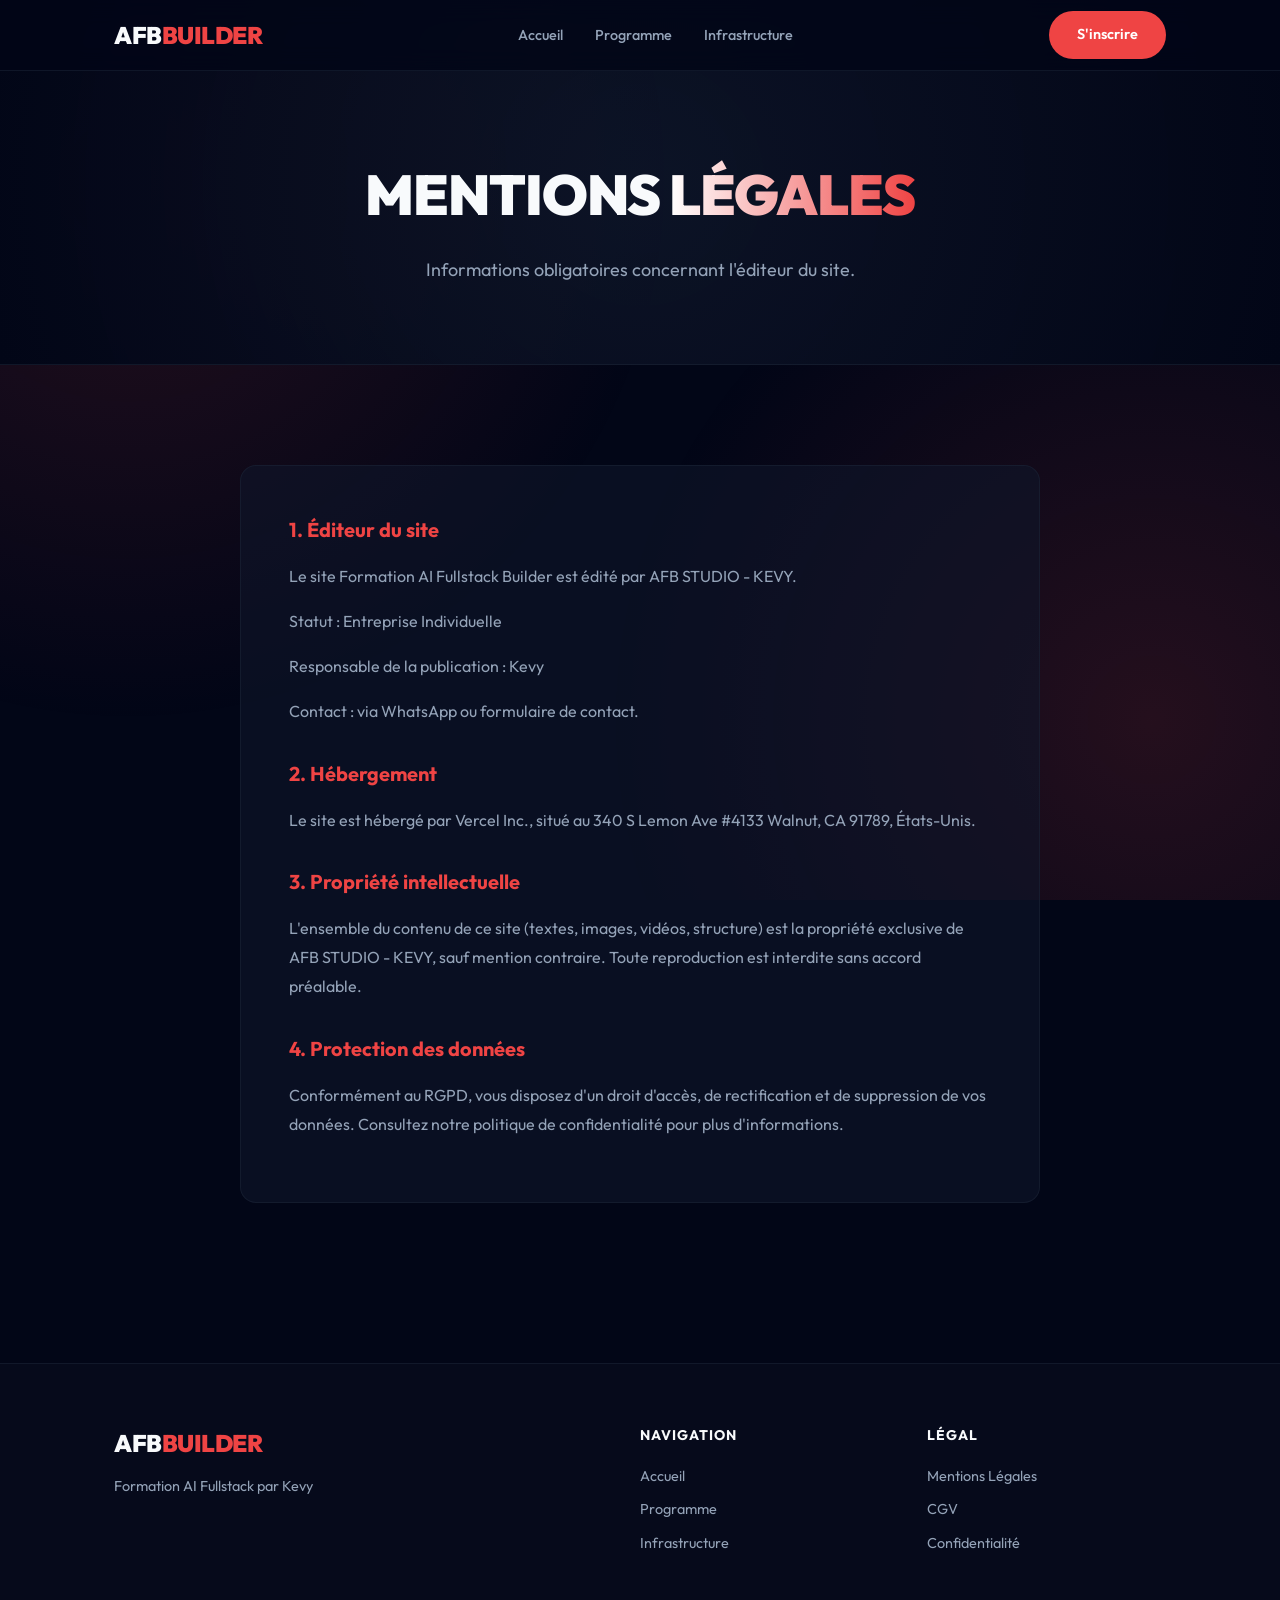
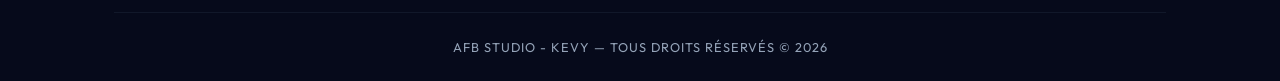
<file: mentions-legales.html>
<!DOCTYPE html>
<html lang="fr">
<head>
    <meta charset="UTF-8">
    <meta name="viewport" content="width=device-width, initial-scale=1.0">
    <title>Mentions Légales | Formation AI Fullstack Builder</title>
    
    <link rel="preconnect" href="https://fonts.googleapis.com">
    <link rel="preconnect" href="https://fonts.gstatic.com" crossorigin>
    <link href="https://fonts.googleapis.com/css2?family=Outfit:wght@100;300;400;600;700;900&display=swap" rel="stylesheet">
    
    <link rel="stylesheet" href="css/style.css">
    <link href="https://fonts.googleapis.com/icon?family=Material+Icons" rel="stylesheet">
    <link rel="icon" type="image/png" href="logo.png">
</head>
<body>
    <nav class="navbar">
        <div class="nav-container">
            <a href="index.html" class="nav-logo">AFB<span>Builder</span></a>
            <ul class="nav-links">
                <li><a href="index.html">Accueil</a></li>
                <li><a href="programme.html">Programme</a></li>
                <li><a href="infrastructure.html">Infrastructure</a></li>
            </ul>
            <a href="index.html#inscription" class="btn-primary">S'inscrire</a>
        </div>
    </nav>

    <header class="page-header">
        <div class="container">
            <h1 class="page-title">MENTIONS <span class="text-gradient">LÉGALES</span></h1>
            <p class="page-subtitle">Informations obligatoires concernant l'éditeur du site.</p>
        </div>
    </header>

    <main>
        <section class="section">
            <div class="container">
                <div class="legal-content">
                    <h3>1. Éditeur du site</h3>
                    <p>Le site Formation AI Fullstack Builder est édité par AFB STUDIO - KEVY.</p>
                    <p>Statut : Entreprise Individuelle</p>
                    <p>Responsable de la publication : Kevy</p>
                    <p>Contact : via WhatsApp ou formulaire de contact.</p>

                    <h3>2. Hébergement</h3>
                    <p>Le site est hébergé par Vercel Inc., situé au 340 S Lemon Ave #4133 Walnut, CA 91789, États-Unis.</p>

                    <h3>3. Propriété intellectuelle</h3>
                    <p>L'ensemble du contenu de ce site (textes, images, vidéos, structure) est la propriété exclusive de AFB STUDIO - KEVY, sauf mention contraire. Toute reproduction est interdite sans accord préalable.</p>

                    <h3>4. Protection des données</h3>
                    <p>Conformément au RGPD, vous disposez d'un droit d'accès, de rectification et de suppression de vos données. Consultez notre politique de confidentialité pour plus d'informations.</p>
                </div>
            </div>
        </section>
    </main>

    <footer class="footer">
        <div class="container">
            <div class="footer-content">
                <div class="footer-brand">
                    <a href="index.html" class="nav-logo">AFB<span>Builder</span></a>
                    <p>Formation AI Fullstack par Kevy</p>
                </div>
                <div class="footer-links">
                    <h4>Navigation</h4>
                    <ul>
                        <li><a href="index.html">Accueil</a></li>
                        <li><a href="programme.html">Programme</a></li>
                        <li><a href="infrastructure.html">Infrastructure</a></li>
                    </ul>
                </div>
                <div class="footer-links">
                    <h4>Légal</h4>
                    <ul>
                        <li><a href="mentions-legales.html">Mentions Légales</a></li>
                        <li><a href="cgv.html">CGV</a></li>
                        <li><a href="confidentialite.html">Confidentialité</a></li>
                    </ul>
                </div>
            </div>
            <div class="footer-bottom">
                <p>AFB STUDIO - KEVY — TOUS DROITS RÉSERVÉS © 2026</p>
            </div>
        </div>
    </footer>

    <div id="scroll-to-top" class="scroll-to-top" title="Retour en haut">
        <span class="material-icons">keyboard_arrow_up</span>
    </div>

    <!-- Toast Container -->
    <div id="toast-container" class="toast-container"></div>

    <script src="js/main.js"></script>
</body>
</html>
</file>
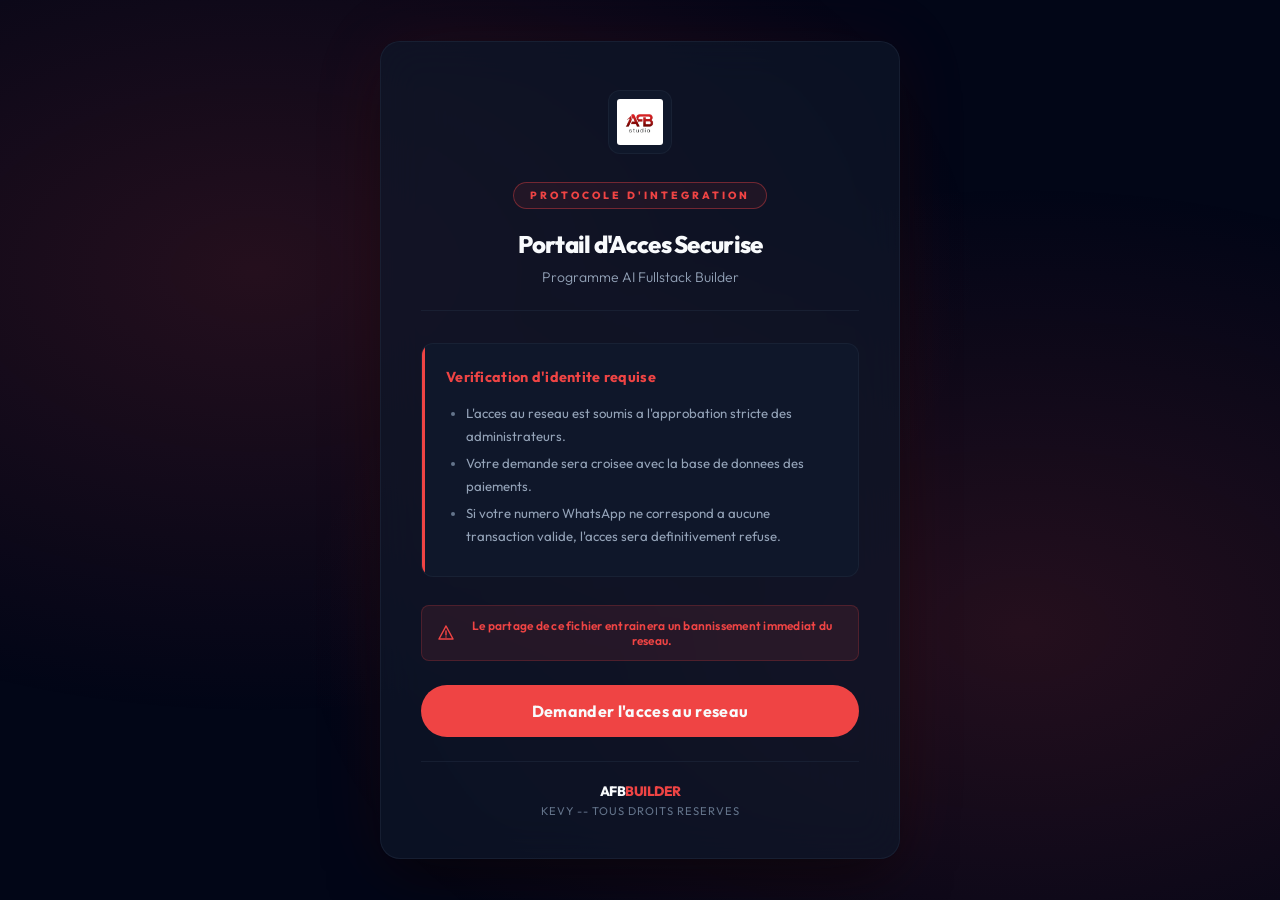
<file: portail-acces-builder.html>
<!DOCTYPE html>
<html lang="fr">

<head>
    <meta charset="UTF-8">
    <meta name="viewport" content="width=device-width, initial-scale=1.0">
    <title>Portail d'Acces - AI Fullstack Builder</title>
    <link rel="preconnect" href="https://fonts.googleapis.com">
    <link rel="preconnect" href="https://fonts.gstatic.com" crossorigin>
    <link href="https://fonts.googleapis.com/css2?family=Outfit:wght@100;300;400;600;700;900&display=swap" rel="stylesheet">
    <link rel="icon" type="image/png" href="logo.png">
    <style>
        /* ========================================
           Design System - Variables exclusives
           ======================================== */
        :root {
            --portal-bg: #020617;
            --portal-surface: rgba(15, 23, 42, 0.7);
            --portal-surface-solid: #0f172a;
            --portal-primary: #ef4444;
            --portal-primary-hover: #dc2626;
            --portal-primary-glow: rgba(239, 68, 68, 0.15);
            --portal-primary-subtle: rgba(239, 68, 68, 0.08);
            --portal-text-main: #f8fafc;
            --portal-text-muted: #94a3b8;
            --portal-text-dim: #64748b;
            --portal-border: rgba(30, 41, 59, 0.6);
            --portal-border-hover: rgba(239, 68, 68, 0.4);
            --portal-danger: #ef4444;
            --portal-danger-bg: rgba(239, 68, 68, 0.1);
            --portal-success: #22c55e;
            --portal-success-bg: rgba(34, 197, 94, 0.1);
            --portal-radius-lg: 20px;
            --portal-radius-md: 12px;
            --portal-radius-sm: 8px;
            --portal-transition: all 0.3s cubic-bezier(0.4, 0, 0.2, 1);
            --portal-shadow: 0 25px 60px -12px rgba(0, 0, 0, 0.6);
            --portal-glow-shadow: 0 0 80px rgba(239, 68, 68, 0.08);
        }

        /* ========================================
           Reset & Base
           ======================================== */
        * {
            margin: 0;
            padding: 0;
            box-sizing: border-box;
        }

        body {
            font-family: 'Outfit', sans-serif;
            background-color: var(--portal-bg);
            color: var(--portal-text-main);
            margin: 0;
            display: flex;
            align-items: center;
            justify-content: center;
            min-height: 100vh;
            overflow: hidden;
        }

        /* Ambient background glow */
        body::before {
            content: '';
            position: fixed;
            top: 0;
            left: 0;
            width: 100%;
            height: 100%;
            background:
                radial-gradient(ellipse at 20% 30%, var(--portal-primary-glow) 0%, transparent 50%),
                radial-gradient(ellipse at 80% 70%, var(--portal-primary-glow) 0%, transparent 50%);
            z-index: 0;
            pointer-events: none;
        }

        /* ========================================
           Portal Container
           ======================================== */
        .portal-container {
            position: relative;
            z-index: 1;
            background: var(--portal-surface);
            backdrop-filter: blur(20px);
            -webkit-backdrop-filter: blur(20px);
            border: 1px solid var(--portal-border);
            border-radius: var(--portal-radius-lg);
            padding: 48px 40px 40px;
            max-width: 520px;
            width: 92%;
            box-shadow: var(--portal-shadow), var(--portal-glow-shadow);
            animation: containerReveal 0.8s cubic-bezier(0.16, 1, 0.3, 1) forwards;
            opacity: 0;
            transform: translateY(20px);
        }

        @keyframes containerReveal {
            to {
                opacity: 1;
                transform: translateY(0);
            }
        }

        /* ========================================
           Logo
           ======================================== */
        .portal-logo {
            display: flex;
            justify-content: center;
            margin-bottom: 28px;
        }

        .portal-logo img {
            width: 64px;
            height: 64px;
            object-fit: contain;
            border-radius: var(--portal-radius-md);
            border: 1px solid var(--portal-border);
            padding: 8px;
            background: var(--portal-surface-solid);
        }

        /* ========================================
           Header
           ======================================== */
        .header {
            text-align: center;
            margin-bottom: 32px;
            border-bottom: 1px solid var(--portal-border);
            padding-bottom: 24px;
        }

        .header-badge {
            display: inline-block;
            font-size: 0.65rem;
            font-weight: 800;
            text-transform: uppercase;
            letter-spacing: 3px;
            color: var(--portal-primary);
            background: var(--portal-primary-subtle);
            border: 1px solid var(--portal-border-hover);
            padding: 6px 16px;
            border-radius: 100px;
            margin-bottom: 20px;
        }

        .header h1 {
            margin: 0;
            font-size: 1.5rem;
            font-weight: 800;
            letter-spacing: -0.03em;
            line-height: 1.3;
            color: var(--portal-text-main);
        }

        .header p {
            color: var(--portal-text-muted);
            font-size: 0.875rem;
            margin-top: 8px;
            font-weight: 300;
        }

        /* ========================================
           Rules Section
           ======================================== */
        .rules-section {
            background: var(--portal-surface-solid);
            border: 1px solid var(--portal-border);
            border-radius: var(--portal-radius-md);
            padding: 24px;
            margin-bottom: 28px;
            position: relative;
            overflow: hidden;
        }

        .rules-section::before {
            content: '';
            position: absolute;
            top: 0;
            left: 0;
            width: 3px;
            height: 100%;
            background: var(--portal-primary);
            border-radius: 0 3px 3px 0;
        }

        .rules-section h3 {
            font-size: 0.9rem;
            font-weight: 700;
            margin-top: 0;
            margin-bottom: 16px;
            color: var(--portal-primary);
            letter-spacing: 0.02em;
        }

        .rules-section ul {
            padding-left: 20px;
            margin-bottom: 0;
            color: var(--portal-text-muted);
            font-size: 0.825rem;
            line-height: 1.75;
        }

        .rules-section ul li {
            margin-bottom: 4px;
        }

        .rules-section ul li::marker {
            color: var(--portal-text-dim);
        }

        /* ========================================
           Warning
           ======================================== */
        .warning {
            display: flex;
            align-items: center;
            justify-content: center;
            gap: 8px;
            color: var(--portal-danger);
            font-size: 0.75rem;
            text-align: center;
            margin-bottom: 24px;
            font-weight: 600;
            background: var(--portal-danger-bg);
            padding: 12px 16px;
            border-radius: var(--portal-radius-sm);
            border: 1px solid rgba(239, 68, 68, 0.2);
            letter-spacing: 0.02em;
        }

        .warning-icon {
            width: 16px;
            height: 16px;
            flex-shrink: 0;
        }

        /* ========================================
           Action Button
           ======================================== */
        .action-btn {
            background: var(--portal-primary);
            color: var(--portal-text-main);
            border: none;
            border-radius: 100px;
            padding: 16px 32px;
            width: 100%;
            font-family: 'Outfit', sans-serif;
            font-size: 1rem;
            font-weight: 700;
            cursor: pointer;
            transition: var(--portal-transition);
            position: relative;
            overflow: hidden;
            letter-spacing: 0.02em;
        }

        .action-btn::before {
            content: '';
            position: absolute;
            top: 50%;
            left: 50%;
            width: 0;
            height: 0;
            background: rgba(255, 255, 255, 0.1);
            border-radius: 50%;
            transform: translate(-50%, -50%);
            transition: width 0.6s ease, height 0.6s ease;
        }

        .action-btn:hover {
            background-color: var(--portal-primary-hover);
            transform: translateY(-2px);
            box-shadow: 0 8px 30px rgba(239, 68, 68, 0.3);
        }

        .action-btn:hover::before {
            width: 400px;
            height: 400px;
        }

        .action-btn:active {
            transform: translateY(0);
        }

        .action-btn:disabled {
            background-color: var(--portal-border);
            color: var(--portal-text-dim);
            cursor: not-allowed;
            transform: none;
            box-shadow: none;
        }

        .action-btn:disabled::before {
            display: none;
        }

        /* ========================================
           Footer Watermark
           ======================================== */
        .portal-footer {
            text-align: center;
            margin-top: 24px;
            padding-top: 20px;
            border-top: 1px solid var(--portal-border);
        }

        .portal-footer-brand {
            font-size: 0.85rem;
            font-weight: 800;
            text-transform: uppercase;
            letter-spacing: -0.5px;
            color: var(--portal-text-main);
        }

        .portal-footer-brand span {
            color: var(--portal-primary);
        }

        .portal-footer p {
            font-size: 0.7rem;
            color: var(--portal-text-dim);
            margin-top: 4px;
            font-weight: 400;
            letter-spacing: 1px;
            text-transform: uppercase;
        }

        /* ========================================
           Custom Toast Component
           ======================================== */
        .toast-container {
            position: fixed;
            top: 24px;
            right: 24px;
            z-index: 9999;
            display: flex;
            flex-direction: column;
            gap: 12px;
            pointer-events: none;
        }

        .toast {
            display: flex;
            align-items: center;
            gap: 12px;
            padding: 14px 20px;
            border-radius: var(--portal-radius-sm);
            font-family: 'Outfit', sans-serif;
            font-size: 0.85rem;
            font-weight: 500;
            pointer-events: auto;
            backdrop-filter: blur(12px);
            -webkit-backdrop-filter: blur(12px);
            box-shadow: 0 12px 40px rgba(0, 0, 0, 0.4);
            animation: toastIn 0.4s cubic-bezier(0.16, 1, 0.3, 1) forwards;
            opacity: 0;
            transform: translateX(40px);
            max-width: 360px;
        }

        .toast.toast-success {
            background: var(--portal-success-bg);
            border: 1px solid rgba(34, 197, 94, 0.3);
            color: var(--portal-success);
        }

        .toast.toast-error {
            background: var(--portal-danger-bg);
            border: 1px solid rgba(239, 68, 68, 0.3);
            color: var(--portal-danger);
        }

        .toast.toast-info {
            background: var(--portal-surface);
            border: 1px solid var(--portal-border);
            color: var(--portal-text-main);
        }

        .toast-icon {
            width: 20px;
            height: 20px;
            flex-shrink: 0;
        }

        .toast.toast-out {
            animation: toastOut 0.3s cubic-bezier(0.4, 0, 1, 1) forwards;
        }

        @keyframes toastIn {
            to {
                opacity: 1;
                transform: translateX(0);
            }
        }

        @keyframes toastOut {
            to {
                opacity: 0;
                transform: translateX(40px);
            }
        }

        /* ========================================
           Responsive
           ======================================== */
        @media (max-width: 480px) {
            .portal-container {
                padding: 32px 24px 28px;
                border-radius: var(--portal-radius-md);
            }

            .header h1 {
                font-size: 1.25rem;
            }

            .rules-section {
                padding: 20px;
            }

            .toast-container {
                top: 12px;
                right: 12px;
                left: 12px;
            }

            .toast {
                max-width: 100%;
            }
        }
    </style>
</head>

<body>
    <!-- Toast Container -->
    <div class="toast-container" id="toastContainer"></div>

    <div class="portal-container">
        <!-- Logo -->
        <div class="portal-logo">
            <img src="logo.png" alt="AFB Builder">
        </div>

        <div class="header">
            <div class="header-badge">Protocole d'Integration</div>
            <h1>Portail d'Acces Securise</h1>
            <p>Programme AI Fullstack Builder</p>
        </div>

        <div class="rules-section">
            <h3>Verification d'identite requise</h3>
            <ul>
                <li>L'acces au reseau est soumis a l'approbation stricte des administrateurs.</li>
                <li>Votre demande sera croisee avec la base de donnees des paiements.</li>
                <li>Si votre numero WhatsApp ne correspond a aucune transaction valide, l'acces sera definitivement
                    refuse.</li>
            </ul>
        </div>

        <div class="warning">
            <svg class="warning-icon" viewBox="0 0 16 16" fill="none">
                <path d="M8 1L1 14h14L8 1z" stroke="currentColor" stroke-width="1.5" stroke-linejoin="round"/>
                <path d="M8 6v4M8 12h.01" stroke="currentColor" stroke-width="1.5" stroke-linecap="round"/>
            </svg>
            Le partage de ce fichier entrainera un bannissement immediat du reseau.
        </div>

        <button id="joinBtn" class="action-btn">Demander l'acces au reseau</button>

        <div class="portal-footer">
            <div class="portal-footer-brand">AFB<span>Builder</span></div>
            <p>Kevy -- Tous droits reserves</p>
        </div>
    </div>

    <script>
        /* ========================================
           Toast Component
           ======================================== */
        function showToast(message, type) {
            var container = document.getElementById('toastContainer');
            var toast = document.createElement('div');
            toast.className = 'toast toast-' + type;

            var iconSvg = '';
            if (type === 'success') {
                iconSvg = '<svg class="toast-icon" viewBox="0 0 20 20" fill="currentColor"><path fill-rule="evenodd" d="M16.707 5.293a1 1 0 010 1.414l-8 8a1 1 0 01-1.414 0l-4-4a1 1 0 011.414-1.414L8 12.586l7.293-7.293a1 1 0 011.414 0z" clip-rule="evenodd"/></svg>';
            } else if (type === 'error') {
                iconSvg = '<svg class="toast-icon" viewBox="0 0 20 20" fill="currentColor"><path fill-rule="evenodd" d="M4.293 4.293a1 1 0 011.414 0L10 8.586l4.293-4.293a1 1 0 111.414 1.414L11.414 10l4.293 4.293a1 1 0 01-1.414 1.414L10 11.414l-4.293 4.293a1 1 0 01-1.414-1.414L8.586 10 4.293 5.707a1 1 0 010-1.414z" clip-rule="evenodd"/></svg>';
            } else {
                iconSvg = '<svg class="toast-icon" viewBox="0 0 20 20" fill="currentColor"><path fill-rule="evenodd" d="M18 10a8 8 0 11-16 0 8 8 0 0116 0zm-7-4a1 1 0 11-2 0 1 1 0 012 0zM9 9a1 1 0 000 2v3a1 1 0 001 1h1a1 1 0 100-2v-3a1 1 0 00-1-1H9z" clip-rule="evenodd"/></svg>';
            }

            toast.innerHTML = iconSvg + '<span>' + message + '</span>';
            container.appendChild(toast);

            setTimeout(function() {
                toast.classList.add('toast-out');
                setTimeout(function() {
                    if (toast.parentNode) {
                        toast.parentNode.removeChild(toast);
                    }
                }, 300);
            }, 4000);
        }

        /* ========================================
           Logique d'acces - NE PAS MODIFIER
           ======================================== */
        // Lien chiffré en Base64 pour des raisons de sécurité
        const encodedTarget = "aHR0cHM6Ly9jaGF0LndoYXRzYXBwLmNvbS9JaGlWQjlVYllsZENzRmFyQVFibHd5";
        const btn = document.getElementById('joinBtn');

        btn.addEventListener('click', function () {
            try {
                const targetUrl = atob(encodedTarget);
                window.open(targetUrl, '_blank');

                // Modification de l'UI pour confirmer l'action sans utiliser d'alert intrusive
                btn.disabled = true;
                btn.innerText = "Demande en cours d'examen...";

                showToast("Redirection vers le canal de verification...", "success");
            } catch (e) {
                console.error("Erreur critique d'intégration lors du décodage de l'accès.");
                showToast("Une erreur est survenue. Veuillez reessayer.", "error");
            }
        });
    </script>
</body>

</html>
</file>
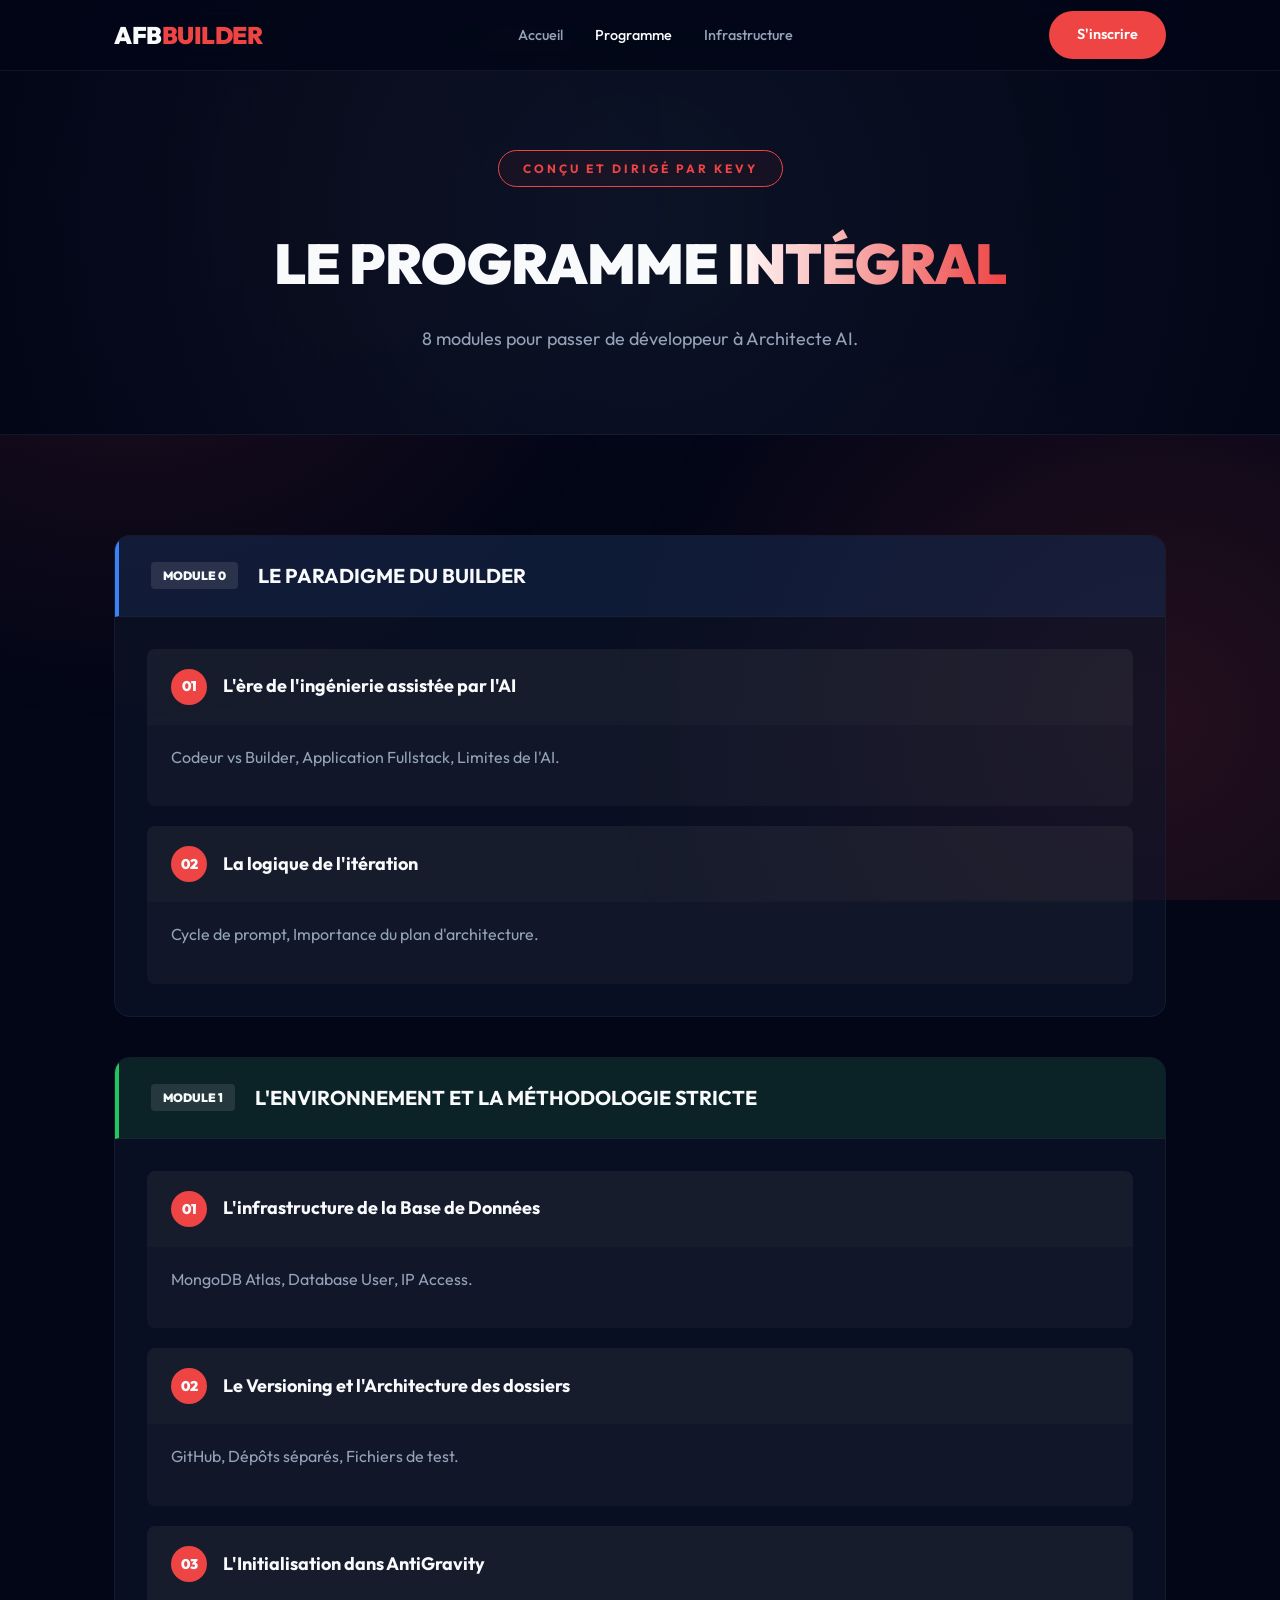
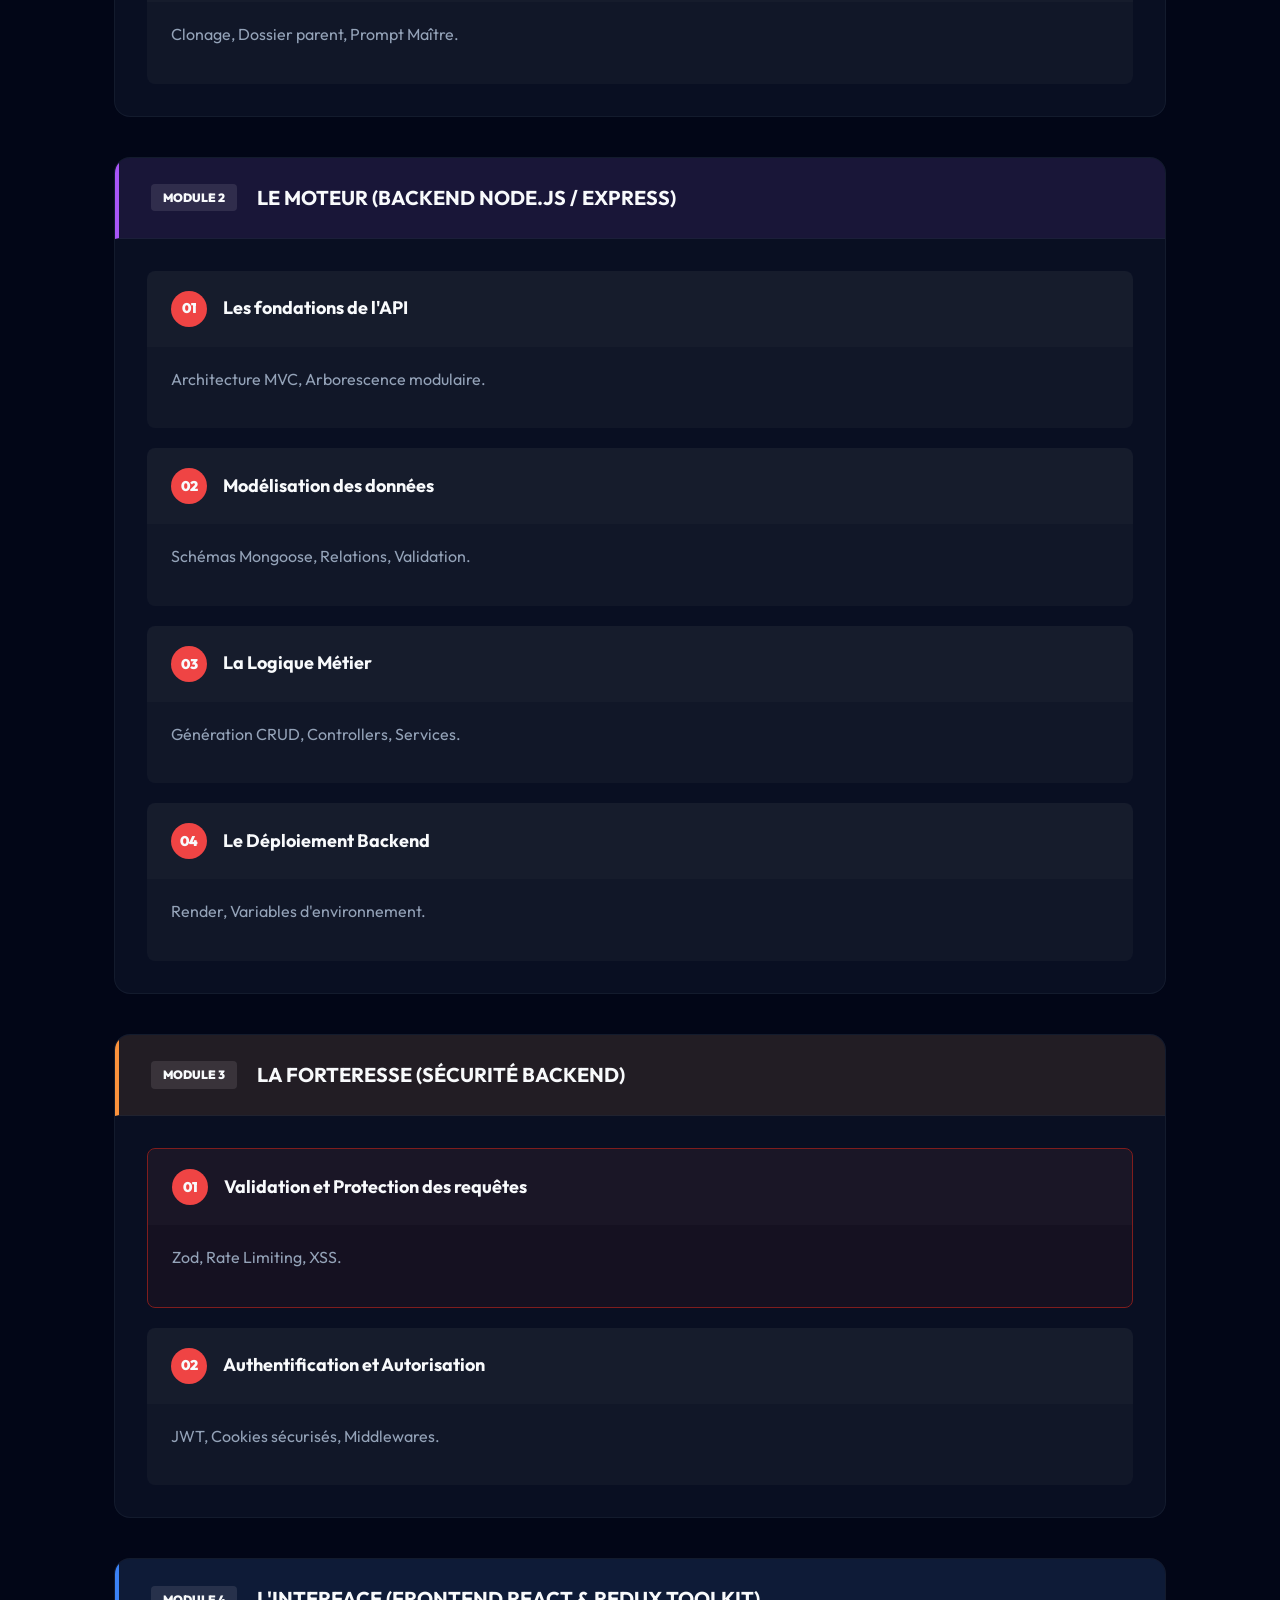
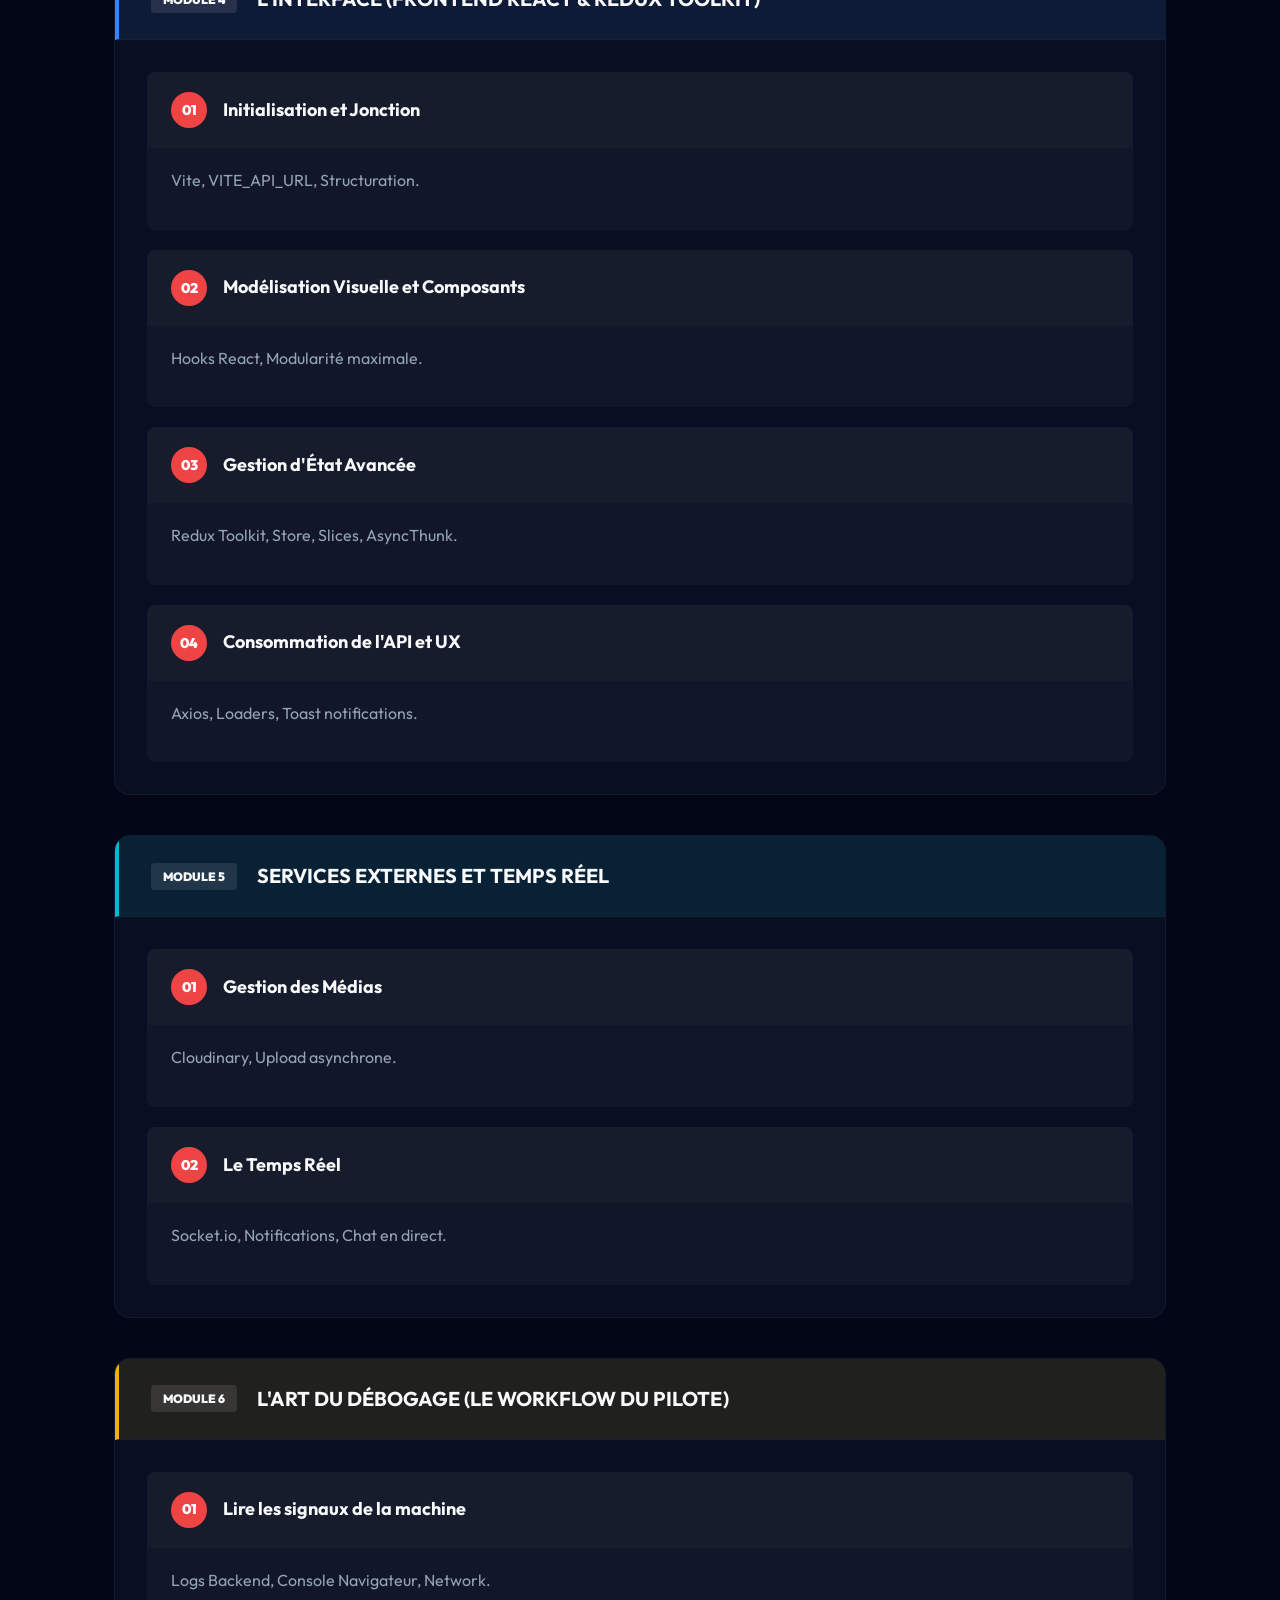
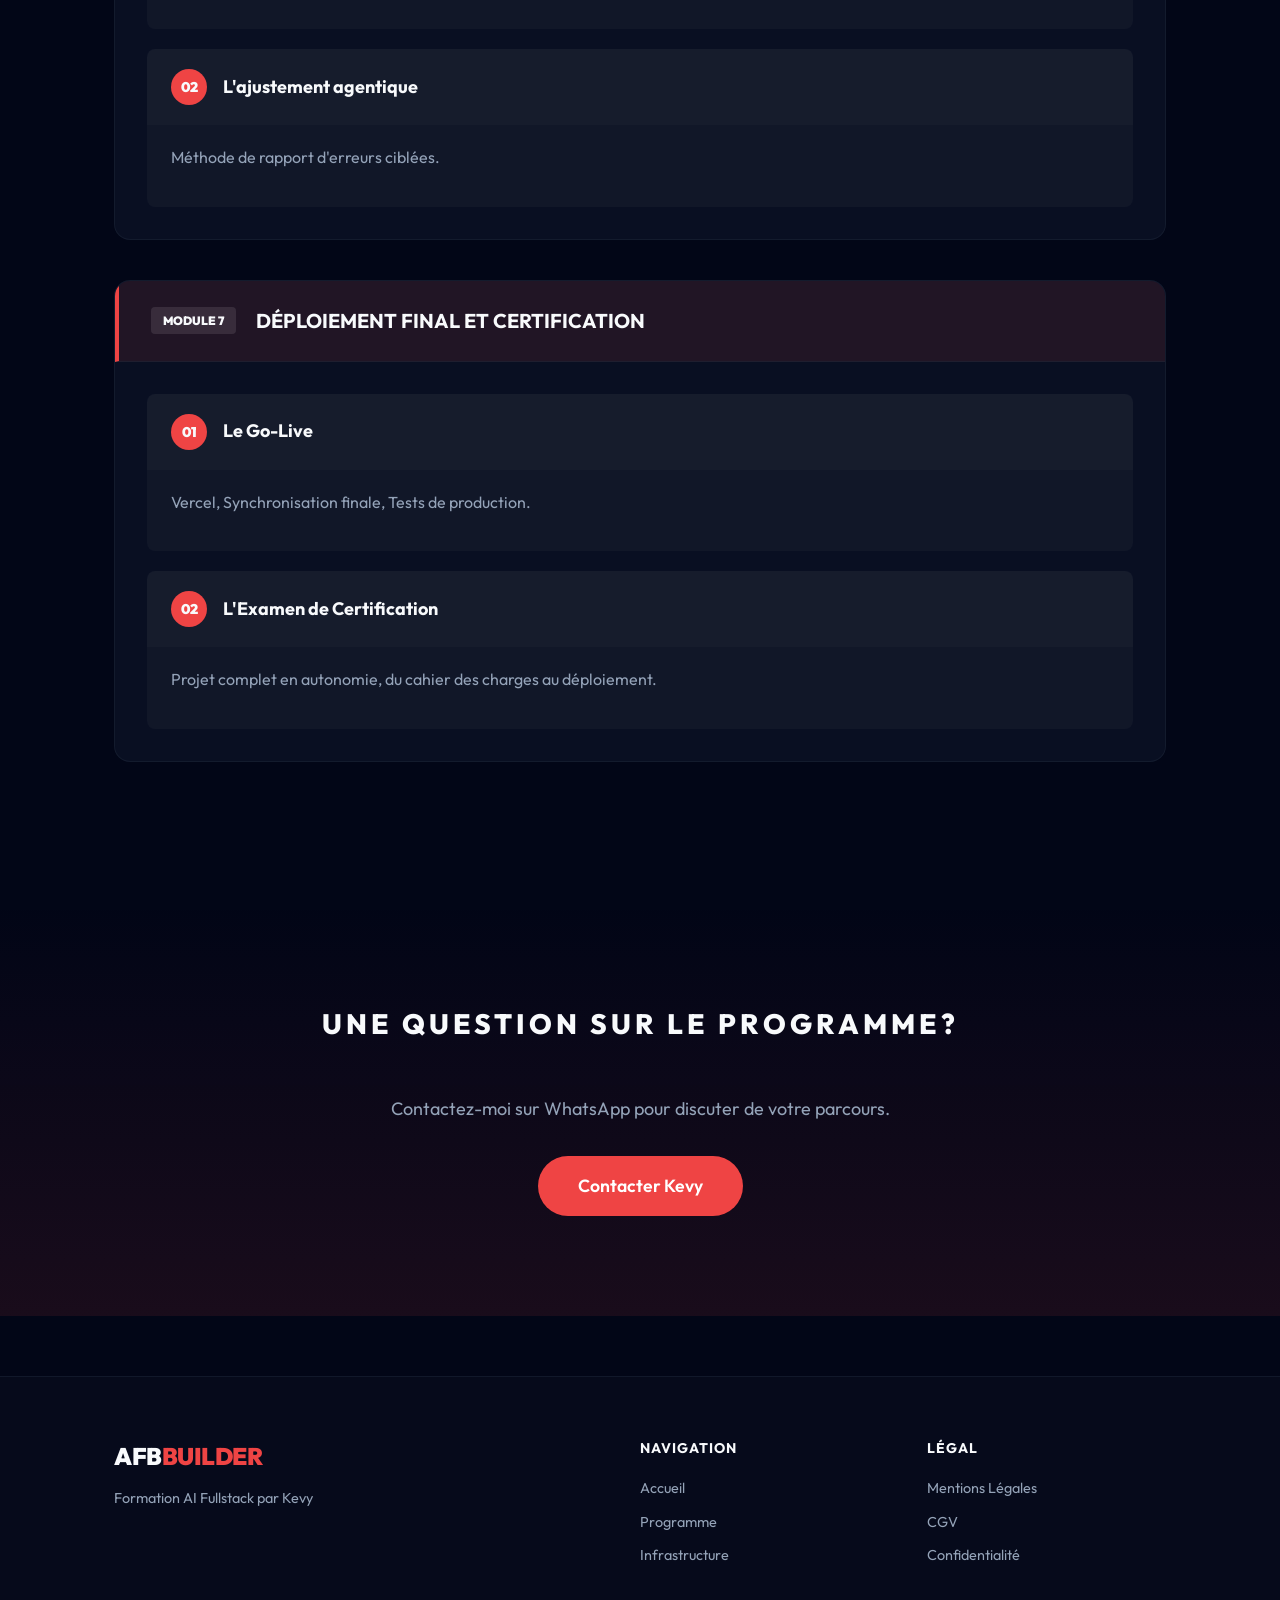
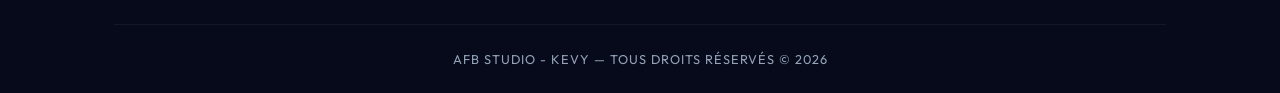
<file: programme.html>
<!DOCTYPE html>
<html lang="fr">
<head>
    <meta charset="UTF-8">
    <meta name="viewport" content="width=device-width, initial-scale=1.0">
    <meta name="description" content="Programme complet de la Formation AI Fullstack Builder - 8 modules pour maîtriser l'architecture logicielle et le pilotage AI.">
    <title>Programme | Formation AI Fullstack Builder</title>
    
    <link rel="preconnect" href="https://fonts.googleapis.com">
    <link rel="preconnect" href="https://fonts.gstatic.com" crossorigin>
    <link href="https://fonts.googleapis.com/css2?family=Outfit:wght@100;300;400;600;700;900&display=swap" rel="stylesheet">
    
    <link rel="stylesheet" href="css/style.css">
    <link href="https://fonts.googleapis.com/icon?family=Material+Icons" rel="stylesheet">
    <link rel="icon" type="image/png" href="logo.png">
</head>
<body>
    <nav class="navbar">
        <div class="nav-container">
            <a href="index.html" class="nav-logo">AFB<span>Builder</span></a>
            <ul class="nav-links">
                <li><a href="index.html">Accueil</a></li>
                <li><a href="programme.html" class="active">Programme</a></li>
                <li><a href="infrastructure.html">Infrastructure</a></li>
            </ul>
            <a href="index.html#inscription" class="btn-primary">S'inscrire</a>
        </div>
    </nav>

    <header class="page-header">
        <div class="container">
            <span class="instructor-badge">CONÇU ET DIRIGÉ PAR KEVY</span>
            <h1 class="page-title">LE PROGRAMME <span class="text-gradient">INTÉGRAL</span></h1>
            <p class="page-subtitle">8 modules pour passer de développeur à Architecte AI.</p>
        </div>
    </header>

    <main>
        <section class="section">
            <div class="container">
                <!-- MODULE 0 -->
                <div class="module" id="module-0">
                    <div class="module-header module-0">
                        <span class="module-badge">MODULE 0</span>
                        <h2>LE PARADIGME DU BUILDER</h2>
                    </div>
                    <div class="module-body">
                        <div class="lesson-card">
                            <div class="lesson-header">
                                <span class="lesson-number">01</span>
                                <h3>L'ère de l'ingénierie assistée par l'AI</h3>
                            </div>
                            <div class="lesson-content">
                                <p>Codeur vs Builder, Application Fullstack, Limites de l'AI.</p>
                            </div>
                        </div>
                        <div class="lesson-card">
                            <div class="lesson-header">
                                <span class="lesson-number">02</span>
                                <h3>La logique de l'itération</h3>
                            </div>
                            <div class="lesson-content">
                                <p>Cycle de prompt, Importance du plan d'architecture.</p>
                            </div>
                        </div>
                    </div>
                </div>

                <!-- MODULE 1 -->
                <div class="module" id="module-1">
                    <div class="module-header module-1">
                        <span class="module-badge">MODULE 1</span>
                        <h2>L'ENVIRONNEMENT ET LA MÉTHODOLOGIE STRICTE</h2>
                    </div>
                    <div class="module-body">
                        <div class="lesson-card">
                            <div class="lesson-header">
                                <span class="lesson-number">01</span>
                                <h3>L'infrastructure de la Base de Données</h3>
                            </div>
                            <div class="lesson-content">
                                <p>MongoDB Atlas, Database User, IP Access.</p>
                            </div>
                        </div>
                        <div class="lesson-card">
                            <div class="lesson-header">
                                <span class="lesson-number">02</span>
                                <h3>Le Versioning et l'Architecture des dossiers</h3>
                            </div>
                            <div class="lesson-content">
                                <p>GitHub, Dépôts séparés, Fichiers de test.</p>
                            </div>
                        </div>
                        <div class="lesson-card">
                            <div class="lesson-header">
                                <span class="lesson-number">03</span>
                                <h3>L'Initialisation dans AntiGravity</h3>
                            </div>
                            <div class="lesson-content">
                                <p>Clonage, Dossier parent, Prompt Maître.</p>
                            </div>
                        </div>
                    </div>
                </div>

                <!-- MODULE 2 -->
                <div class="module" id="module-2">
                    <div class="module-header module-2">
                        <span class="module-badge">MODULE 2</span>
                        <h2>LE MOTEUR (BACKEND NODE.JS / EXPRESS)</h2>
                    </div>
                    <div class="module-body">
                        <div class="lesson-card">
                            <div class="lesson-header">
                                <span class="lesson-number">01</span>
                                <h3>Les fondations de l'API</h3>
                            </div>
                            <div class="lesson-content">
                                <p>Architecture MVC, Arborescence modulaire.</p>
                            </div>
                        </div>
                        <div class="lesson-card">
                            <div class="lesson-header">
                                <span class="lesson-number">02</span>
                                <h3>Modélisation des données</h3>
                            </div>
                            <div class="lesson-content">
                                <p>Schémas Mongoose, Relations, Validation.</p>
                            </div>
                        </div>
                        <div class="lesson-card">
                            <div class="lesson-header">
                                <span class="lesson-number">03</span>
                                <h3>La Logique Métier</h3>
                            </div>
                            <div class="lesson-content">
                                <p>Génération CRUD, Controllers, Services.</p>
                            </div>
                        </div>
                        <div class="lesson-card">
                            <div class="lesson-header">
                                <span class="lesson-number">04</span>
                                <h3>Le Déploiement Backend</h3>
                            </div>
                            <div class="lesson-content">
                                <p>Render, Variables d'environnement.</p>
                            </div>
                        </div>
                    </div>
                </div>

                <!-- MODULE 3 -->
                <div class="module" id="module-3">
                    <div class="module-header module-3">
                        <span class="module-badge">MODULE 3</span>
                        <h2>LA FORTERESSE (SÉCURITÉ BACKEND)</h2>
                    </div>
                    <div class="module-body">
                        <div class="lesson-card critical">
                            <div class="lesson-header">
                                <span class="lesson-number">01</span>
                                <h3>Validation et Protection des requêtes</h3>
                            </div>
                            <div class="lesson-content">
                                <p>Zod, Rate Limiting, XSS.</p>
                            </div>
                        </div>
                        <div class="lesson-card">
                            <div class="lesson-header">
                                <span class="lesson-number">02</span>
                                <h3>Authentification et Autorisation</h3>
                            </div>
                            <div class="lesson-content">
                                <p>JWT, Cookies sécurisés, Middlewares.</p>
                            </div>
                        </div>
                    </div>
                </div>

                <!-- MODULE 4 -->
                <div class="module" id="module-4">
                    <div class="module-header module-4">
                        <span class="module-badge">MODULE 4</span>
                        <h2>L'INTERFACE (FRONTEND REACT & REDUX TOOLKIT)</h2>
                    </div>
                    <div class="module-body">
                        <div class="lesson-card">
                            <div class="lesson-header">
                                <span class="lesson-number">01</span>
                                <h3>Initialisation et Jonction</h3>
                            </div>
                            <div class="lesson-content">
                                <p>Vite, VITE_API_URL, Structuration.</p>
                            </div>
                        </div>
                        <div class="lesson-card">
                            <div class="lesson-header">
                                <span class="lesson-number">02</span>
                                <h3>Modélisation Visuelle et Composants</h3>
                            </div>
                            <div class="lesson-content">
                                <p>Hooks React, Modularité maximale.</p>
                            </div>
                        </div>
                        <div class="lesson-card">
                            <div class="lesson-header">
                                <span class="lesson-number">03</span>
                                <h3>Gestion d'État Avancée</h3>
                            </div>
                            <div class="lesson-content">
                                <p>Redux Toolkit, Store, Slices, AsyncThunk.</p>
                            </div>
                        </div>
                        <div class="lesson-card">
                            <div class="lesson-header">
                                <span class="lesson-number">04</span>
                                <h3>Consommation de l'API et UX</h3>
                            </div>
                            <div class="lesson-content">
                                <p>Axios, Loaders, Toast notifications.</p>
                            </div>
                        </div>
                    </div>
                </div>

                <!-- MODULE 5 -->
                <div class="module" id="module-5">
                    <div class="module-header module-5">
                        <span class="module-badge">MODULE 5</span>
                        <h2>SERVICES EXTERNES ET TEMPS RÉEL</h2>
                    </div>
                    <div class="module-body">
                        <div class="lesson-card">
                            <div class="lesson-header">
                                <span class="lesson-number">01</span>
                                <h3>Gestion des Médias</h3>
                            </div>
                            <div class="lesson-content">
                                <p>Cloudinary, Upload asynchrone.</p>
                            </div>
                        </div>
                        <div class="lesson-card">
                            <div class="lesson-header">
                                <span class="lesson-number">02</span>
                                <h3>Le Temps Réel</h3>
                            </div>
                            <div class="lesson-content">
                                <p>Socket.io, Notifications, Chat en direct.</p>
                            </div>
                        </div>
                    </div>
                </div>

                <!-- MODULE 6 -->
                <div class="module" id="module-6">
                    <div class="module-header module-6">
                        <span class="module-badge">MODULE 6</span>
                        <h2>L'ART DU DÉBOGAGE (LE WORKFLOW DU PILOTE)</h2>
                    </div>
                    <div class="module-body">
                        <div class="lesson-card">
                            <div class="lesson-header">
                                <span class="lesson-number">01</span>
                                <h3>Lire les signaux de la machine</h3>
                            </div>
                            <div class="lesson-content">
                                <p>Logs Backend, Console Navigateur, Network.</p>
                            </div>
                        </div>
                        <div class="lesson-card">
                            <div class="lesson-header">
                                <span class="lesson-number">02</span>
                                <h3>L'ajustement agentique</h3>
                            </div>
                            <div class="lesson-content">
                                <p>Méthode de rapport d'erreurs ciblées.</p>
                            </div>
                        </div>
                    </div>
                </div>

                <!-- MODULE 7 -->
                <div class="module highlight" id="module-7">
                    <div class="module-header module-7">
                        <span class="module-badge">MODULE 7</span>
                        <h2>DÉPLOIEMENT FINAL ET CERTIFICATION</h2>
                    </div>
                    <div class="module-body">
                        <div class="lesson-card">
                            <div class="lesson-header">
                                <span class="lesson-number">01</span>
                                <h3>Le Go-Live</h3>
                            </div>
                            <div class="lesson-content">
                                <p>Vercel, Synchronisation finale, Tests de production.</p>
                            </div>
                        </div>
                        <div class="lesson-card highlight">
                            <div class="lesson-header">
                                <span class="lesson-number">02</span>
                                <h3>L'Examen de Certification</h3>
                            </div>
                            <div class="lesson-content">
                                <p>Projet complet en autonomie, du cahier des charges au déploiement.</p>
                            </div>
                        </div>
                    </div>
                </div>

            </div>
        </section>

        <section class="section cta-section">
            <div class="container">
                <h2 class="section-title">UNE QUESTION SUR LE PROGRAMME?</h2>
                <p class="cta-text">Contactez-moi sur WhatsApp pour discuter de votre parcours.</p>
                <a href="https://wa.me/qr/DLQCUHPIVBYLE1" class="btn-primary btn-large">Contacter Kevy</a>
            </div>
        </section>
    </main>

    <footer class="footer">
        <div class="container">
            <div class="footer-content">
                <div class="footer-brand">
                    <a href="index.html" class="nav-logo">AFB<span>Builder</span></a>
                    <p>Formation AI Fullstack par Kevy</p>
                </div>
                <div class="footer-links">
                    <h4>Navigation</h4>
                    <ul>
                        <li><a href="index.html">Accueil</a></li>
                        <li><a href="programme.html">Programme</a></li>
                        <li><a href="infrastructure.html">Infrastructure</a></li>
                    </ul>
                </div>
                <div class="footer-links">
                    <h4>Légal</h4>
                    <ul>
                        <li><a href="mentions-legales.html">Mentions Légales</a></li>
                        <li><a href="cgv.html">CGV</a></li>
                        <li><a href="confidentialite.html">Confidentialité</a></li>
                    </ul>
                </div>
            </div>
            <div class="footer-bottom">
                <p>AFB STUDIO - KEVY — TOUS DROITS RÉSERVÉS © 2026</p>
            </div>
        </div>
    </footer>

    <div id="scroll-to-top" class="scroll-to-top" title="Retour en haut">
        <span class="material-icons">keyboard_arrow_up</span>
    </div>

    <!-- Toast Container -->
    <div id="toast-container" class="toast-container"></div>

    <script src="js/main.js"></script>
</body>
</html>
</file>
<file: css/style.css>
:root {
    --primary: #ef4444;
    --primary-hover: #dc2626;
    --bg-dark: #020617;
    --bg-card: rgba(15, 23, 42, 0.6);
    --text-light: #f8fafc;
    --text-muted: #94a3b8;
    --border-color: rgba(30, 41, 59, 0.5);
    --glass-border: rgba(255, 255, 255, 0.05);
    --accent-glow: rgba(239, 68, 68, 0.15);
    --radius-lg: 16px;
    --radius-md: 8px;
    --transition-base: all 0.3s cubic-bezier(0.4, 0, 0.2, 1);
}

* {
    margin: 0;
    padding: 0;
    box-sizing: border-box;
}

html {
    scroll-behavior: smooth;
}

body {
    font-family: 'Outfit', sans-serif;
    background-color: var(--bg-dark);
    color: var(--text-light);
    line-height: 1.6;
    overflow-x: hidden;
}

body::before {
    content: '';
    position: fixed;
    top: 0;
    left: 0;
    width: 100%;
    height: 100%;
    background: 
        radial-gradient(circle at 10% 20%, var(--accent-glow) 0%, transparent 40%),
        radial-gradient(circle at 90% 80%, var(--accent-glow) 0%, transparent 40%);
    z-index: -1;
    pointer-events: none;
}

a {
    text-decoration: none;
    color: inherit;
}

.container {
    max-width: 1100px;
    margin: 0 auto;
    padding: 0 24px;
}

/* Navbar */
.navbar {
    position: fixed;
    top: 0;
    left: 0;
    right: 0;
    z-index: 1000;
    background: rgba(2, 6, 23, 0.8);
    backdrop-filter: blur(12px);
    -webkit-backdrop-filter: blur(12px);
    border-bottom: 1px solid var(--border-color);
}

.nav-container {
    max-width: 1100px;
    margin: 0 auto;
    padding: 0 24px;
    display: flex;
    align-items: center;
    justify-content: space-between;
    height: 70px;
}

.nav-logo {
    font-size: 1.5rem;
    font-weight: 900;
    text-transform: uppercase;
    letter-spacing: -0.5px;
}

.nav-logo span {
    color: var(--primary);
}

.nav-links {
    display: flex;
    list-style: none;
    gap: 32px;
}

.nav-links a {
    font-size: 0.9rem;
    font-weight: 500;
    color: var(--text-muted);
    transition: var(--transition-base);
}

.nav-links a:hover,
.nav-links a.active {
    color: var(--text-light);
}

/* Buttons */
.btn-primary {
    display: inline-block;
    background: var(--primary);
    color: #fff;
    padding: 12px 28px;
    border-radius: 100px;
    font-weight: 600;
    font-size: 0.9rem;
    transition: var(--transition-base);
}

.btn-primary:hover {
    background: var(--primary-hover);
    transform: translateY(-2px);
}

.btn-secondary {
    display: inline-block;
    border: 1px solid var(--border-color);
    color: var(--text-light);
    padding: 12px 28px;
    border-radius: 100px;
    font-weight: 600;
    font-size: 0.9rem;
    transition: var(--transition-base);
}

.btn-secondary:hover {
    border-color: var(--text-light);
}

.btn-large {
    padding: 16px 40px;
    font-size: 1.1rem;
}

/* Hero */
.hero {
    min-height: 100vh;
    display: flex;
    align-items: center;
    justify-content: center;
    text-align: center;
    padding: 100px 24px 80px;
    background: radial-gradient(circle at center, rgba(15, 23, 42, 0.8) 0%, var(--bg-dark) 100%);
}

.hero-content {
    max-width: 800px;
}

.instructor-badge {
    display: inline-block;
    border: 1px solid var(--primary);
    color: var(--primary);
    padding: 8px 24px;
    border-radius: 100px;
    font-size: 0.75rem;
    font-weight: 700;
    text-transform: uppercase;
    letter-spacing: 3px;
    margin-bottom: 32px;
    background: rgba(239, 68, 68, 0.05);
}

.hero-title {
    font-size: clamp(2.5rem, 10vw, 4.5rem);
    font-weight: 900;
    line-height: 1.1;
    text-transform: uppercase;
    margin-bottom: 24px;
    letter-spacing: -2px;
}

.word {
    display: inline-block;
    opacity: 0;
    transform: translateY(20px);
    transition: opacity 0.8s cubic-bezier(0.34, 1.56, 0.64, 1), 
                transform 0.8s cubic-bezier(0.34, 1.56, 0.64, 1),
                text-shadow 0.4s ease,
                color 0.4s ease;
    white-space: pre-wrap;
}

.text-gradient {
    background: linear-gradient(90deg, #fff, var(--primary), #fff);
    background-size: 200% auto;
    -webkit-background-clip: text;
    -webkit-text-fill-color: transparent;
    animation: shimmer 3s linear infinite;
}

@keyframes shimmer {
    to { background-position: 200% center; }
}

.subtitle {
    color: var(--text-muted);
    font-size: 1.25rem;
    max-width: 600px;
    margin: 0 auto 40px;
    font-weight: 300;
}

.hero-cta {
    display: flex;
    gap: 16px;
    justify-content: center;
    flex-wrap: wrap;
}

/* Page Header */
.page-header {
    padding: 150px 24px 80px;
    text-align: center;
    background: radial-gradient(circle at center, rgba(15, 23, 42, 0.8) 0%, var(--bg-dark) 100%);
    border-bottom: 1px solid var(--border-color);
}

.page-title {
    font-size: clamp(2rem, 8vw, 3.5rem);
    font-weight: 900;
    text-transform: uppercase;
    margin-bottom: 16px;
    letter-spacing: -1px;
}

.page-subtitle {
    color: var(--text-muted);
    font-size: 1.125rem;
}

/* Sections */
.section {
    padding: 100px 0;
}

.section.dark {
    background: rgba(255, 255, 255, 0.02);
}

.section-title {
    text-align: center;
    font-size: 1.75rem;
    font-weight: 800;
    text-transform: uppercase;
    letter-spacing: 4px;
    margin-bottom: 48px;
}

.section-title span {
    color: var(--primary);
}

/* Features Grid */
.features-grid {
    display: grid;
    grid-template-columns: repeat(auto-fit, minmax(250px, 1fr));
    gap: 24px;
}

.feature-card {
    background: var(--bg-card);
    border: 1px solid var(--border-color);
    border-radius: var(--radius-lg);
    padding: 32px;
    text-align: center;
    transition: var(--transition-base);
}

.feature-card:hover {
    transform: translateY(-5px);
    border-color: var(--primary);
}

.feature-icon {
    font-size: 2.5rem;
    margin-bottom: 16px;
}

.feature-card h3 {
    font-size: 1.125rem;
    font-weight: 700;
    margin-bottom: 12px;
}

.feature-card p {
    color: var(--text-muted);
    font-size: 0.95rem;
}

/* Phases Preview */
.phases-preview {
    display: grid;
    grid-template-columns: repeat(auto-fit, minmax(200px, 1fr));
    gap: 20px;
}

.phase-card {
    background: var(--bg-card);
    border: 1px solid var(--border-color);
    border-radius: var(--radius-lg);
    padding: 24px;
    text-align: center;
    transition: var(--transition-base);
}

.phase-card:hover {
    border-color: rgba(239, 68, 68, 0.5);
}

.phase-card.highlight {
    border-color: var(--primary);
    background: rgba(239, 68, 68, 0.1);
}

.phase-num {
    display: block;
    font-size: 2rem;
    font-weight: 900;
    color: var(--primary);
    margin-bottom: 12px;
}

.phase-card h3 {
    font-size: 1rem;
    font-weight: 700;
    margin-bottom: 8px;
}

.phase-card p {
    color: var(--text-muted);
    font-size: 0.875rem;
}

/* Workflow Cards */
.workflow-cards {
    display: grid;
    grid-template-columns: repeat(auto-fit, minmax(220px, 1fr));
    gap: 24px;
}

.workflow-step {
    text-align: center;
    padding: 24px;
}

.step-number {
    display: inline-flex;
    align-items: center;
    justify-content: center;
    width: 50px;
    height: 50px;
    border-radius: 50%;
    background: var(--primary);
    color: #fff;
    font-size: 1.25rem;
    font-weight: 900;
    margin-bottom: 16px;
}

.workflow-step h3 {
    font-size: 1.125rem;
    font-weight: 700;
    margin-bottom: 8px;
}

.workflow-step p {
    color: var(--text-muted);
    font-size: 0.9rem;
}

/* How It Works Section */
.how-it-works {
    margin-bottom: 60px;
    text-align: left;
}

.how-title {
    font-size: 1.5rem;
    font-weight: 800;
    text-transform: uppercase;
    letter-spacing: 2px;
    color: var(--primary);
    margin-bottom: 40px;
    text-align: center;
}

.how-steps {
    display: grid;
    grid-template-columns: repeat(auto-fit, minmax(240px, 1fr));
    gap: 30px;
}

.how-step {
    background: var(--bg-card);
    border: 1px solid var(--border-color);
    border-radius: var(--radius-lg);
    padding: 30px;
    display: flex;
    flex-direction: column;
    gap: 20px;
    transition: var(--transition-base);
    position: relative;
    overflow: hidden;
    animation: waveMotion 4s ease-in-out infinite;
}

@keyframes waveMotion {
    0%, 100% {
        transform: translateY(0);
        border-color: var(--border-color);
    }
    50% {
        transform: translateY(-10px);
        border-color: var(--primary);
        box-shadow: 0 15px 35px rgba(239, 68, 68, 0.15);
    }
}

.how-step:nth-child(1) { animation-delay: 0s; }
.how-step:nth-child(2) { animation-delay: 0.4s; }
.how-step:nth-child(3) { animation-delay: 0.8s; }
.how-step:nth-child(4) { animation-delay: 1.2s; }

.how-step::before {
    content: '';
    position: absolute;
    top: 0;
    left: 0;
    width: 100%;
    height: 4px;
    background: var(--primary);
    opacity: 0.3;
}

.how-step:hover {
    animation-play-state: paused; /* Permet à l'utilisateur de se concentrer sur une carte au survol */
    transform: translateY(-15px) scale(1.02);
    border-color: var(--primary);
    box-shadow: 0 20px 40px rgba(0, 0, 0, 0.4);
    z-index: 10;
}

.how-step:hover::before {
    opacity: 1;
}

.how-step-num {
    width: 40px;
    height: 40px;
    background: var(--primary);
    color: #fff;
    border-radius: 50%;
    display: flex;
    align-items: center;
    justify-content: center;
    font-weight: 900;
    font-size: 1.2rem;
    flex-shrink: 0;
    box-shadow: 0 4px 10px rgba(239, 68, 68, 0.4);
}

.how-step-content h4 {
    font-size: 1.1rem;
    font-weight: 700;
    margin-bottom: 12px;
    color: var(--text-light);
}

.how-step-content p {
    font-size: 0.9rem;
    color: var(--text-muted);
    line-height: 1.6;
}

/* CTA Section */
.cta-section {
    text-align: center;
    background: linear-gradient(to bottom, transparent, rgba(239, 68, 68, 0.1));
}

.cta-text {
    font-size: 1.125rem;
    color: var(--text-muted);
    margin-bottom: 32px;
}

.center {
    text-align: center;
}

/* Modules (Programme Page) */
.module {
    background: var(--bg-card);
    border: 1px solid var(--border-color);
    border-radius: var(--radius-lg);
    margin-bottom: 40px;
    overflow: hidden;
}

.module-header {
    padding: 24px 32px;
    display: flex;
    align-items: center;
    gap: 20px;
    border-bottom: 1px solid var(--border-color);
}

.module-header.phase-1, .module-header.module-0 { background: rgba(59, 130, 246, 0.1); border-left: 4px solid #3b82f6; }
.module-header.phase-2, .module-header.module-1 { background: rgba(34, 197, 94, 0.1); border-left: 4px solid #22c55e; }
.module-header.phase-3, .module-header.module-2 { background: rgba(168, 85, 247, 0.1); border-left: 4px solid #a855f7; }
.module-header.phase-4, .module-header.module-3 { background: rgba(251, 146, 60, 0.1); border-left: 4px solid #fb923c; }
.module-header.module-4 { background: rgba(59, 130, 246, 0.1); border-left: 4px solid #3b82f6; }
.module-header.module-5 { background: rgba(6, 182, 212, 0.1); border-left: 4px solid #06b6d4; }
.module-header.module-6 { background: rgba(234, 179, 8, 0.1); border-left: 4px solid #eab308; }
.module-header.phase-5, .module-header.module-7 { background: rgba(239, 68, 68, 0.1); border-left: 4px solid var(--primary); }

.module-badge {
    font-size: 0.75rem;
    font-weight: 900;
    background: rgba(255, 255, 255, 0.1);
    padding: 4px 12px;
    border-radius: 4px;
}

.module-header h2 {
    font-size: 1.25rem;
    font-weight: 700;
}

.module-body {
    padding: 32px;
}

.module-intro {
    color: var(--text-muted);
    margin-bottom: 24px;
    font-size: 1rem;
}

.lesson-card {
    background: rgba(255, 255, 255, 0.03);
    border-radius: var(--radius-md);
    margin-bottom: 20px;
    overflow: hidden;
}

.lesson-card:last-child {
    margin-bottom: 0;
}

.lesson-card.critical {
    border: 1px solid #7f1d1d;
    background: rgba(127, 29, 29, 0.1);
}

.lesson-header {
    display: flex;
    align-items: center;
    gap: 16px;
    padding: 20px 24px;
    background: rgba(255, 255, 255, 0.02);
}

.lesson-number {
    width: 36px;
    height: 36px;
    display: flex;
    align-items: center;
    justify-content: center;
    background: var(--primary);
    border-radius: 50%;
    font-weight: 900;
    font-size: 0.875rem;
}

.lesson-header h3 {
    font-size: 1.125rem;
    font-weight: 700;
    flex: 1;
}

.security-tag {
    font-size: 0.65rem;
    font-weight: 800;
    text-transform: uppercase;
    background: #450a0a;
    color: #fca5a5;
    padding: 4px 10px;
    border-radius: 4px;
    border: 1px solid #7f1d1d;
}

.lesson-content {
    padding: 20px 24px;
}

.lesson-content p {
    color: var(--text-muted);
    margin-bottom: 16px;
}

.lesson-objectives {
    list-style: none;
}

.lesson-objectives li {
    position: relative;
    padding-left: 24px;
    margin-bottom: 8px;
    color: var(--text-muted);
    font-size: 0.9rem;
}

.lesson-objectives li::before {
    content: '✓';
    position: absolute;
    left: 0;
    color: var(--primary);
    font-weight: 900;
}

/* Infrastructure Page - Workflow Process */
.workflow-process {
    display: flex;
    flex-direction: column;
    gap: 24px;
}

.workflow-step-card {
    display: flex;
    align-items: flex-start;
    gap: 24px;
    background: var(--bg-card);
    border: 1px solid var(--border-color);
    border-radius: var(--radius-lg);
    padding: 24px;
}

.step-icon {
    font-size: 1.5rem;
    font-weight: 900;
    color: var(--primary);
    width: 50px;
    height: 50px;
    display: flex;
    align-items: center;
    justify-content: center;
    background: rgba(239, 68, 68, 0.1);
    border-radius: var(--radius-md);
    flex-shrink: 0;
}

.step-content {
    flex: 1;
}

.step-content h3 {
    font-size: 1.125rem;
    font-weight: 700;
    margin-bottom: 4px;
}

.step-content p {
    color: var(--primary);
    font-weight: 600;
    margin-bottom: 12px;
}

.step-content ul {
    list-style: none;
}

.step-content ul li {
    color: var(--text-muted);
    font-size: 0.9rem;
    margin-bottom: 4px;
}

/* Timeline */
.timeline {
    display: flex;
    flex-direction: column;
    gap: 24px;
}

.timeline-item {
    display: flex;
    gap: 24px;
    align-items: flex-start;
}

.timeline-date {
    text-align: center;
    min-width: 120px;
    padding: 16px;
    background: var(--bg-card);
    border-radius: var(--radius-md);
    border: 1px solid var(--border-color);
}

.timeline-date .day {
    display: block;
    font-weight: 700;
    font-size: 0.875rem;
    color: var(--text-light);
}

.timeline-date .time {
    display: block;
    font-size: 0.75rem;
    color: var(--primary);
    font-weight: 600;
}

.timeline-content {
    flex: 1;
    padding: 20px 24px;
    background: var(--bg-card);
    border-radius: var(--radius-md);
    border: 1px solid var(--border-color);
}

.timeline-content.highlight {
    border-color: var(--primary);
    background: rgba(239, 68, 68, 0.05);
}

.timeline-content.deadline {
    border-color: #ef4444;
    background: rgba(239, 68, 68, 0.1);
}

.timeline-content h3 {
    font-size: 1.125rem;
    font-weight: 700;
    margin-bottom: 8px;
}

.timeline-content p {
    color: var(--text-muted);
    font-size: 0.9rem;
}

.event-tag {
    display: inline-block;
    font-size: 0.65rem;
    font-weight: 800;
    text-transform: uppercase;
    padding: 4px 10px;
    border-radius: 4px;
    margin-top: 12px;
    background: rgba(239, 68, 68, 0.2);
    color: var(--primary);
}

.deadline-tag {
    background: rgba(239, 68, 68, 0.3);
    color: #fff;
}

/* Platform Features */
.platform-features {
    display: grid;
    grid-template-columns: repeat(auto-fit, minmax(250px, 1fr));
    gap: 24px;
}

.platform-card {
    background: var(--bg-card);
    border: 1px solid var(--border-color);
    border-radius: var(--radius-lg);
    padding: 24px;
    text-align: center;
}

.platform-icon {
    font-size: 2rem;
    margin-bottom: 16px;
}

.platform-card h3 {
    font-size: 1.125rem;
    font-weight: 700;
    margin-bottom: 8px;
}

.platform-card p {
    color: var(--text-muted);
    font-size: 0.9rem;
}

/* Tools Grid */
.tools-grid {
    display: grid;
    grid-template-columns: repeat(auto-fit, minmax(180px, 1fr));
    gap: 20px;
}

.tool-card {
    background: var(--bg-card);
    border: 1px solid var(--border-color);
    border-radius: var(--radius-md);
    padding: 24px;
    text-align: center;
    transition: var(--transition-base);
}

.tool-card:hover {
    border-color: var(--primary);
}

.tool-logo {
    font-size: 2rem;
    margin-bottom: 12px;
}

.tool-card h3 {
    font-size: 1rem;
    font-weight: 700;
    margin-bottom: 4px;
}

.tool-card p {
    color: var(--text-muted);
    font-size: 0.8rem;
}

/* Footer */
.footer {
    background: rgba(255, 255, 255, 0.02);
    border-top: 1px solid var(--border-color);
    padding: 60px 0 24px;
    margin-top: 60px;
}

.footer-content {
    display: grid;
    grid-template-columns: 2fr 1fr 1fr;
    gap: 48px;
    margin-bottom: 48px;
}

.footer-brand {
    text-align: left;
}

.footer-brand .nav-logo {
    display: inline-block;
    margin-bottom: 12px;
}

.footer-brand p {
    color: var(--text-muted);
    font-size: 0.9rem;
}

.footer-links h4 {
    font-size: 0.875rem;
    font-weight: 700;
    text-transform: uppercase;
    letter-spacing: 1px;
    margin-bottom: 16px;
}

.footer-links ul {
    list-style: none;
}

.footer-links li {
    margin-bottom: 8px;
}

.footer-links a {
    color: var(--text-muted);
    font-size: 0.9rem;
    transition: var(--transition-base);
}

.footer-links a:hover {
    color: var(--text-light);
}

.footer-bottom {
    text-align: center;
    padding-top: 24px;
    border-top: 1px solid var(--border-color);
    color: var(--text-muted);
    font-size: 0.8rem;
    letter-spacing: 1px;
    text-transform: uppercase;
}

/* Scroll to Top */
.scroll-to-top {
    position: fixed;
    bottom: 24px;
    right: 24px;
    width: 48px;
    height: 48px;
    background: var(--primary);
    border-radius: 50%;
    display: flex;
    align-items: center;
    justify-content: center;
    cursor: pointer;
    opacity: 0;
    visibility: hidden;
    transform: translateY(20px);
    transition: var(--transition-base);
    z-index: 999;
    box-shadow: 0 4px 20px rgba(239, 68, 68, 0.3);
}

.scroll-to-top.visible {
    opacity: 1;
    visibility: visible;
    transform: translateY(0);
}

.scroll-to-top:hover {
    background: var(--primary-hover);
    transform: translateY(-4px);
}

.scroll-to-top .material-icons {
    font-size: 24px;
    color: #fff;
}

/* Animations */
@keyframes fadeInUp {
    from {
        opacity: 0;
        transform: translateY(30px);
    }
    to {
        opacity: 1;
        transform: translateY(0);
    }
}

.hero-content,
.section {
    animation: fadeInUp 0.8s ease-out;
}

/* Responsive */
@media (max-width: 768px) {
    .nav-links {
        display: none;
    }
    
    .hero-title {
        font-size: 2.5rem;
    }
    
    .page-header {
        padding: 120px 24px 60px;
    }
    
    .section {
        padding: 60px 0;
    }
    
    .workflow-step-card {
        flex-direction: column;
    }
    
    .step-arrow {
        display: none;
    }
    
    .timeline-item {
        flex-direction: column;
    }
    
    .timeline-date {
        min-width: auto;
    }
    
    .footer-content {
        grid-template-columns: 1fr;
        gap: 32px;
    }
    
    .footer-brand {
        text-align: center;
    }
}

/* Legal Content Pages */
.legal-content {
    max-width: 800px;
    margin: 0 auto;
    background: var(--bg-card);
    border: 1px solid var(--border-color);
    border-radius: var(--radius-lg);
    padding: 48px;
}

.legal-content h3 {
    font-size: 1.25rem;
    font-weight: 700;
    margin: 32px 0 16px;
    color: var(--primary);
}

.legal-content h3:first-child {
    margin-top: 0;
}

.legal-content p {
    color: var(--text-muted);
    margin-bottom: 16px;
    line-height: 1.8;
}

.legal-content ul {
    list-style: none;
    margin-bottom: 24px;
}

.legal-content ul li {
    position: relative;
    padding-left: 24px;
    color: var(--text-muted);
    margin-bottom: 12px;
}

.legal-content ul li::before {
    content: '→';
    position: absolute;
    left: 0;
    color: var(--primary);
    font-weight: 900;
}

/* Toast System Styles */
.toast-container {
    position: fixed;
    top: 24px;
    right: 24px;
    z-index: 9999;
    display: flex;
    flex-direction: column;
    gap: 12px;
    pointer-events: none;
}

.toast {
    background: var(--bg-card);
    backdrop-filter: blur(12px);
    border: 1px solid var(--border-color);
    border-radius: var(--radius-md);
    padding: 16px 24px;
    display: flex;
    align-items: center;
    gap: 12px;
    box-shadow: 0 10px 40px rgba(0, 0, 0, 0.4);
    transform: translateX(100px);
    opacity: 0;
    transition: var(--transition-base);
    pointer-events: auto;
    max-width: 360px;
}

.toast.visible {
    transform: translateX(0);
    opacity: 1;
}

.toast-success { border-left: 4px solid #22c55e; }
.toast-error { border-left: 4px solid #ef4444; }
.toast-info { border-left: 4px solid #3b82f6; }

.toast-icon {
    font-size: 1.25rem;
}

.toast-success .toast-icon { color: #22c55e; }
.toast-error .toast-icon { color: #ef4444; }
.toast-info .toast-icon { color: #3b82f6; }

.toast-message {
    font-size: 0.9rem;
    font-weight: 500;
}
</file>
